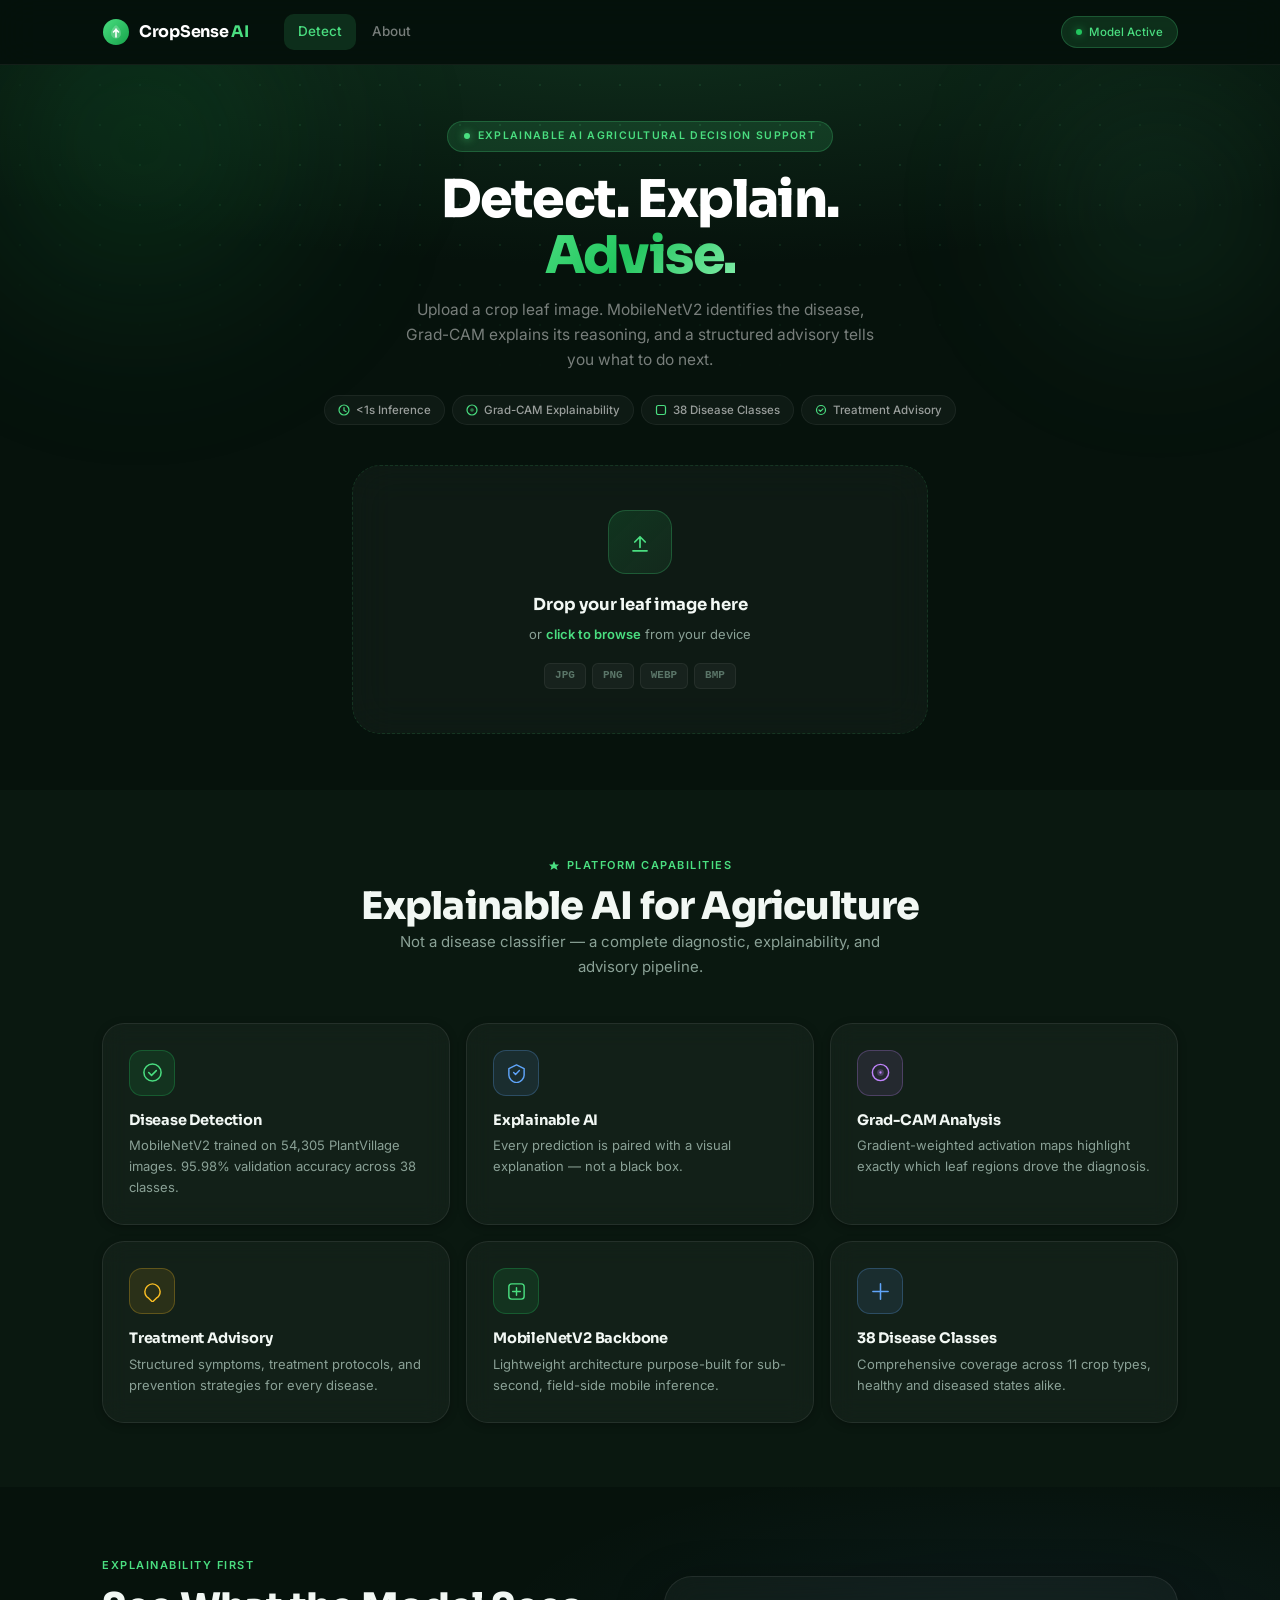
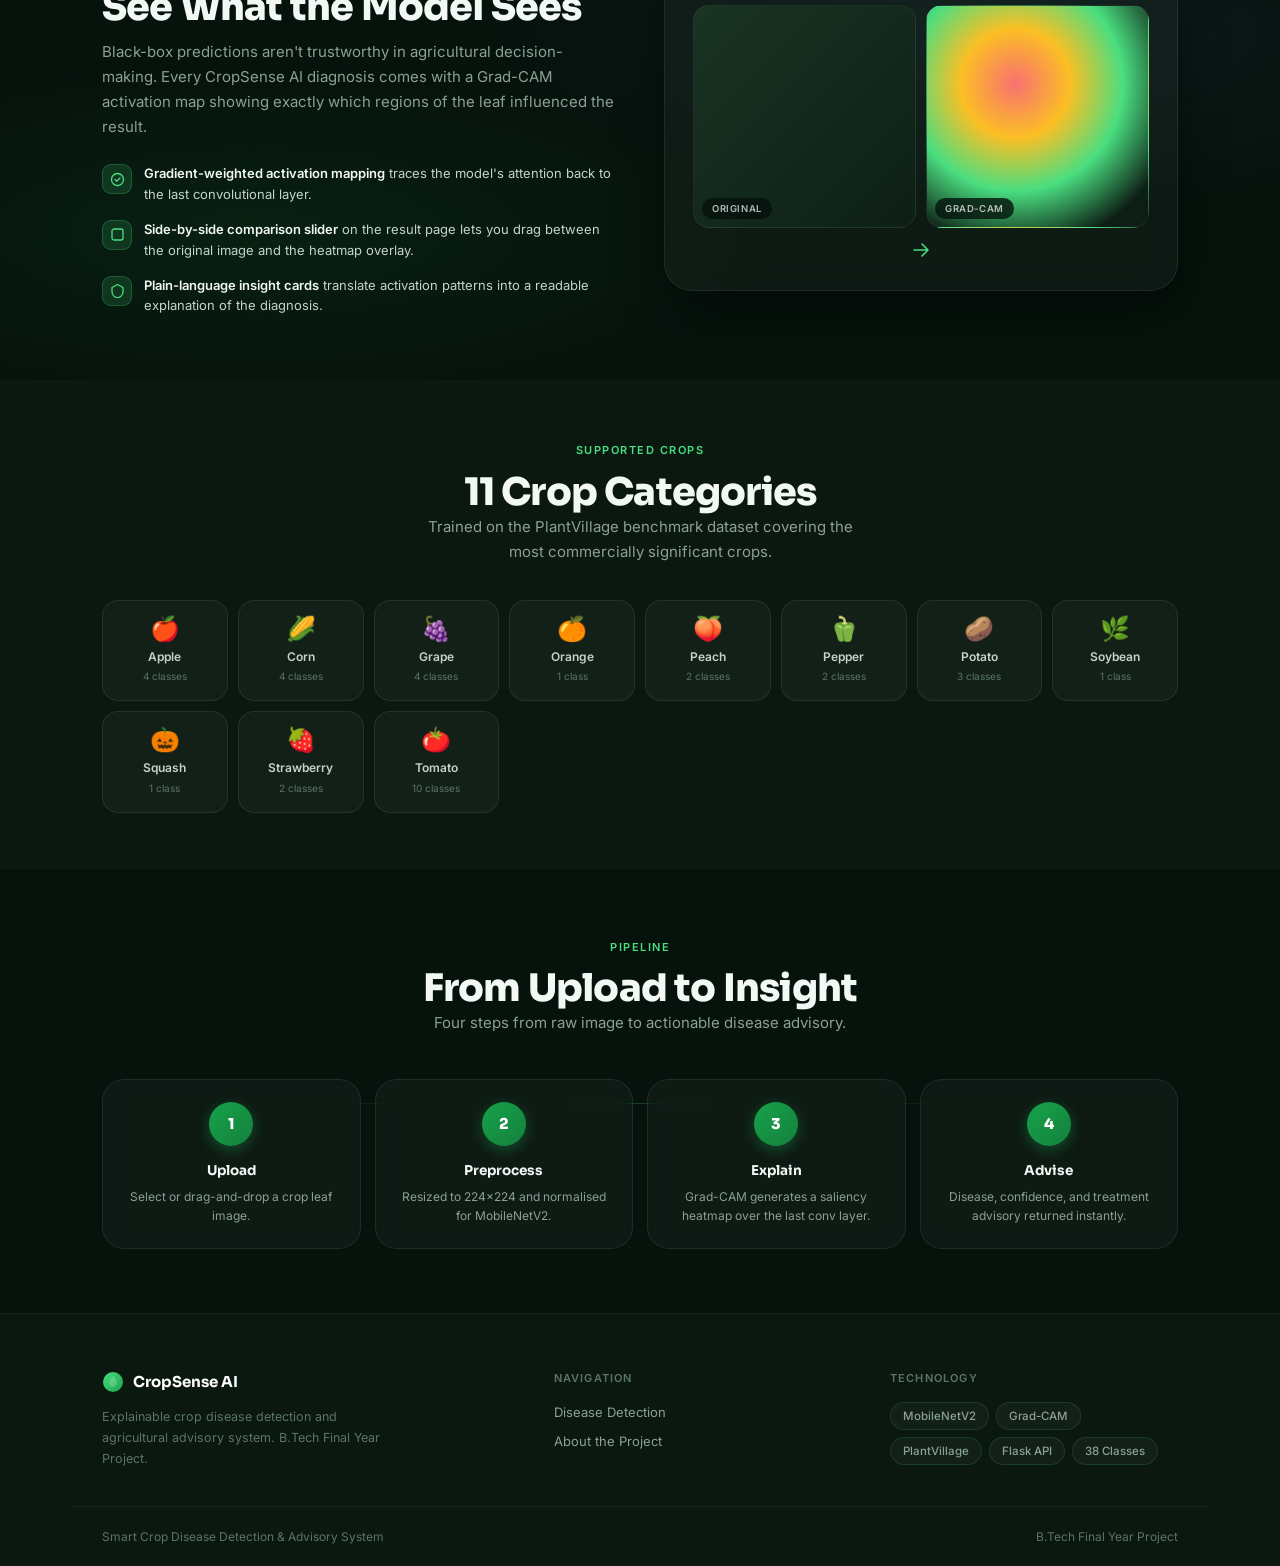
<file: index.html>
<!DOCTYPE html>
<html lang="en">
<head>
  <meta charset="UTF-8">
  <meta name="viewport" content="width=device-width, initial-scale=1.0">
  <meta name="description" content="CropSense AI — Explainable AI agricultural decision support platform. Disease detection, Grad-CAM analysis, treatment advisory.">
  <title>CropSense AI — Explainable Crop Disease Detection</title>
  <link rel="stylesheet" href="css/main.css">
  <link rel="stylesheet" href="css/home.css">
</head>
<body>

<!-- ── NAV ── -->
<nav class="nav" role="navigation" aria-label="Main navigation">
  <div class="nav__inner">
    <div class="nav__left">
      <a href="index.html" class="nav__logo" aria-label="CropSense AI home">
        <svg class="nav__logo-icon" viewBox="0 0 28 28" fill="none" aria-hidden="true">
          <circle cx="14" cy="14" r="13" fill="url(#nLg)"/>
          <path d="M14 7c0 0-5 3.5-5 8.5 0 2.8 2.2 5 5 5s5-2.2 5-5c0-5-5-8.5-5-8.5z" fill="rgba(255,255,255,0.22)"/>
          <path d="M14 11v8M11.5 14l2.5-2.5 2.5 2.5" stroke="#fff" stroke-width="1.6" stroke-linecap="round" stroke-linejoin="round"/>
          <defs><linearGradient id="nLg" x1="1" y1="1" x2="27" y2="27" gradientUnits="userSpaceOnUse"><stop stop-color="#4ade80"/><stop offset="1" stop-color="#16a34a"/></linearGradient></defs>
        </svg>
        <span class="nav__logo-text">CropSense<em> AI</em></span>
      </a>
      <div class="nav__links">
        <a href="index.html" class="nav__link active">Detect</a>
        <a href="about.html" class="nav__link">About</a>
      </div>
    </div>
    <div class="nav__status">
      <span class="nav__status-dot" aria-hidden="true"></span>
      Model Active
    </div>
  </div>
</nav>

<!-- ── HERO (compressed — Step 3) ── -->
<section class="hero" aria-label="Hero">
  <div class="hero__grid" aria-hidden="true"></div>
  <div class="hero__orb hero__orb--a" aria-hidden="true"></div>
  <div class="hero__orb hero__orb--b" aria-hidden="true"></div>

  <div class="hero__content">
    <div class="hero__eyebrow">
      <span class="hero__eyebrow-dot" aria-hidden="true"></span>
      Explainable AI Agricultural Decision Support
    </div>

    <h1 class="hero__headline">Detect. Explain.<br><em>Advise.</em></h1>

    <p class="hero__sub">
      Upload a crop leaf image. MobileNetV2 identifies the disease,
      Grad-CAM explains its reasoning, and a structured advisory tells you what to do next.
    </p>

    <div class="hero__tags" aria-label="Platform capabilities">
      <span class="hero__tag">
        <svg width="12" height="12" viewBox="0 0 12 12" fill="none" aria-hidden="true"><circle cx="6" cy="6" r="5" stroke="currentColor" stroke-width="1.2"/><path d="M6 3.5v3l2 1" stroke="currentColor" stroke-width="1.2" stroke-linecap="round"/></svg>
        &lt;1s Inference
      </span>
      <span class="hero__tag">
        <svg width="12" height="12" viewBox="0 0 12 12" fill="none" aria-hidden="true"><circle cx="6" cy="6" r="5" stroke="currentColor" stroke-width="1.2"/><circle cx="6" cy="6" r="1.8" fill="currentColor" opacity=".5"/></svg>
        Grad-CAM Explainability
      </span>
      <span class="hero__tag">
        <svg width="12" height="12" viewBox="0 0 12 12" fill="none" aria-hidden="true"><rect x="1.5" y="1.5" width="9" height="9" rx="1.8" stroke="currentColor" stroke-width="1.2"/></svg>
        38 Disease Classes
      </span>
      <span class="hero__tag">
        <svg width="12" height="12" viewBox="0 0 12 12" fill="none" aria-hidden="true"><path d="M6 1.5C3.5 1.5 1.5 3.5 1.5 6S3.5 10.5 6 10.5 10.5 8.5 10.5 6 8.5 1.5 6 1.5z" stroke="currentColor" stroke-width="1.2"/><path d="M4 6l1.4 1.4L8 4.8" stroke="currentColor" stroke-width="1.2" stroke-linecap="round" stroke-linejoin="round"/></svg>
        Treatment Advisory
      </span>
    </div>
  </div>
</section>

<!-- ── UPLOAD — immediately below hero, first viewport (Step 3) ── -->
<section class="upload-section" aria-label="Image upload">
  <div class="upload-wrapper">

    <!-- Upload zone — structural click-fix in upload.js (Step 2) -->
    <div class="upload-zone" id="uploadZone" role="button" tabindex="0" aria-label="Upload leaf image">
      <input type="file" id="imageInput" accept="image/jpeg,image/png,image/webp,image/bmp" aria-label="Select leaf image file">

      <div class="upload-zone__visual">
        <div class="upload-icon-ring" aria-hidden="true">
          <svg viewBox="0 0 32 32" fill="none" aria-hidden="true">
            <path d="M16 22V10M10 16l6-6 6 6" stroke="currentColor" stroke-width="2" stroke-linecap="round" stroke-linejoin="round"/>
            <path d="M8 26h16" stroke="currentColor" stroke-width="2" stroke-linecap="round"/>
          </svg>
        </div>
        <p class="upload-title">Drop your leaf image here</p>
        <p class="upload-sub">or <strong>click to browse</strong> from your device</p>
        <div class="upload-formats" aria-label="Supported formats">
          <span class="upload-format">JPG</span>
          <span class="upload-format">PNG</span>
          <span class="upload-format">WEBP</span>
          <span class="upload-format">BMP</span>
        </div>
      </div>
    </div>

    <!-- Error message (Step 10) -->
    <div id="errorMessage" role="alert" aria-live="polite">
      <svg width="16" height="16" viewBox="0 0 16 16" fill="none" aria-hidden="true" style="flex-shrink:0;margin-top:1px">
        <circle cx="8" cy="8" r="7" stroke="currentColor" stroke-width="1.4"/>
        <path d="M8 5v3M8 11h.01" stroke="currentColor" stroke-width="1.4" stroke-linecap="round"/>
      </svg>
      <span id="errorText">An error occurred.</span>
    </div>

    <!-- Preview section — image preview state (Step 4) -->
    <div class="preview-section" id="previewSection">
      <div class="preview-card">
        <div class="preview-image-wrap">
          <img id="previewImage" alt="Uploaded leaf preview" style="display:none;">
          <div class="preview-scan" aria-hidden="true"></div>
          <div class="preview-corners" aria-hidden="true">
            <span class="preview-corner tl"></span>
            <span class="preview-corner tr"></span>
            <span class="preview-corner bl"></span>
            <span class="preview-corner br"></span>
          </div>
          <div class="preview-ai-chip" aria-hidden="true">
            <svg width="8" height="8" viewBox="0 0 8 8" fill="none"><circle cx="4" cy="4" r="3" stroke="#4ade80" stroke-width="1"/><circle cx="4" cy="4" r="1.2" fill="#4ade80"/></svg>
            Ready to Analyze
          </div>
          <!-- Remove-image option (Step 4) -->
          <button class="preview-remove" id="removeImageBtn" aria-label="Remove image" type="button">
            <svg width="14" height="14" viewBox="0 0 14 14" fill="none"><path d="M3.5 3.5l7 7M10.5 3.5l-7 7" stroke="currentColor" stroke-width="1.6" stroke-linecap="round"/></svg>
          </button>
        </div>
        <div class="preview-footer">
          <span class="preview-filename" id="previewFilename">image.jpg</span>
          <button class="preview-change" id="changeImageBtn" aria-label="Change image" type="button">Change image</button>
        </div>
      </div>
    </div>

    <!-- Analyze button -->
    <div class="analyze-area" id="analyzeArea">
      <button id="analyzeButton" class="btn btn--primary btn--lg btn--full" aria-label="Start disease analysis">
        <svg width="18" height="18" viewBox="0 0 18 18" fill="none" aria-hidden="true">
          <circle cx="9" cy="9" r="7.5" stroke="currentColor" stroke-width="1.6"/>
          <path d="M6 9l2 2 4-4" stroke="currentColor" stroke-width="1.6" stroke-linecap="round" stroke-linejoin="round"/>
        </svg>
        <span class="btn__label">Analyze Disease</span>
        <span class="btn__spinner" aria-hidden="true"></span>
      </button>
      <p class="u-muted" style="font-size:11.5px;">Results include AI prediction and treatment advisory</p>
    </div>

  </div>
</section>

<!-- Loading Overlay (Step 9) -->
<div class="loading-overlay" id="loadingOverlay" role="status" aria-label="Analyzing image" aria-live="polite">
  <div class="loading-panel">
    <div class="loading-icon" aria-hidden="true"><div class="loading-spinner-ring"></div></div>
    <h2 class="loading-title">Analyzing Leaf</h2>
    <p class="loading-step" id="loadingStep">Uploading image…</p>
    <div class="loading-steps-list" aria-hidden="true">
      <div class="loading-step-item" id="lstep-0"><div class="loading-step-dot"><div class="loading-mini-spinner"></div></div><span>Preprocessing image</span></div>
      <div class="loading-step-item" id="lstep-1"><div class="loading-step-dot"><div class="loading-mini-spinner"></div></div><span>Running model</span></div>
      <div class="loading-step-item" id="lstep-2"><div class="loading-step-dot"><div class="loading-mini-spinner"></div></div><span>Preparing advisory</span></div>
    </div>
  </div>
</div>

<!-- ── FEATURES (Step 5: AI positioning) ── -->
<section class="features" aria-label="Platform features">
  <div class="container">
    <div class="features__header u-center">
      <div class="eyebrow" style="justify-content:center">
        <svg width="12" height="12" viewBox="0 0 12 12" fill="none" aria-hidden="true"><path d="M6 1l1.5 3.5H11L8.5 6.8 9.5 10 6 8 2.5 10 3.5 6.8 1 4.5H4.5L6 1Z" fill="currentColor"/></svg>
        Platform Capabilities
      </div>
      <h2 class="section-title">Explainable AI for Agriculture</h2>
      <p class="section-sub u-center" style="max-width:520px;margin:0 auto">Not a disease classifier — a complete diagnostic, explainability, and advisory pipeline.</p>
    </div>

    <div class="features__grid">
      <div class="feature-card">
        <div class="feature-icon-wrap feature-icon-wrap--green" aria-hidden="true">
          <svg viewBox="0 0 22 22" fill="none"><circle cx="11" cy="11" r="9" stroke="currentColor" stroke-width="1.6"/><path d="M7 11l3 3 5-5" stroke="currentColor" stroke-width="1.6" stroke-linecap="round" stroke-linejoin="round"/></svg>
        </div>
        <h3 class="feature-card-title">Disease Detection</h3>
        <p class="feature-card-desc">MobileNetV2 trained on 54,305 PlantVillage images. 95.98% validation accuracy across 38 classes.</p>
      </div>
      <div class="feature-card">
        <div class="feature-icon-wrap feature-icon-wrap--blue" aria-hidden="true">
          <svg viewBox="0 0 22 22" fill="none"><path d="M11 3L3 7v7c0 3.5 3.4 6.8 8 7.8 4.6-1 8-4.3 8-7.8V7L11 3z" stroke="currentColor" stroke-width="1.5" stroke-linejoin="round"/><path d="M8 11l2 2 4-4" stroke="currentColor" stroke-width="1.5" stroke-linecap="round" stroke-linejoin="round"/></svg>
        </div>
        <h3 class="feature-card-title">Explainable AI</h3>
        <p class="feature-card-desc">Every prediction is paired with a visual explanation — not a black box.</p>
      </div>
      <div class="feature-card">
        <div class="feature-icon-wrap feature-icon-wrap--purple" aria-hidden="true">
          <svg viewBox="0 0 22 22" fill="none"><circle cx="11" cy="11" r="8.5" stroke="currentColor" stroke-width="1.5"/><circle cx="11" cy="11" r="3.5" fill="currentColor" opacity=".25"/><circle cx="11" cy="11" r="1.2" fill="currentColor"/></svg>
        </div>
        <h3 class="feature-card-title">Grad-CAM Analysis</h3>
        <p class="feature-card-desc">Gradient-weighted activation maps highlight exactly which leaf regions drove the diagnosis.</p>
      </div>
      <div class="feature-card">
        <div class="feature-icon-wrap feature-icon-wrap--amber" aria-hidden="true">
          <svg viewBox="0 0 22 22" fill="none"><path d="M11 3C7 3 3 7 3 11c0 3 1.5 5.5 4 7l4 4 4-4c2.5-1.5 4-4 4-7 0-4-4-8-8-8z" stroke="currentColor" stroke-width="1.5" stroke-linejoin="round"/></svg>
        </div>
        <h3 class="feature-card-title">Treatment Advisory</h3>
        <p class="feature-card-desc">Structured symptoms, treatment protocols, and prevention strategies for every disease.</p>
      </div>
      <div class="feature-card">
        <div class="feature-icon-wrap feature-icon-wrap--green" aria-hidden="true">
          <svg viewBox="0 0 22 22" fill="none"><rect x="3" y="3" width="16" height="16" rx="3" stroke="currentColor" stroke-width="1.5"/><path d="M7 11h8M11 7v8" stroke="currentColor" stroke-width="1.5" stroke-linecap="round"/></svg>
        </div>
        <h3 class="feature-card-title">MobileNetV2 Backbone</h3>
        <p class="feature-card-desc">Lightweight architecture purpose-built for sub-second, field-side mobile inference.</p>
      </div>
      <div class="feature-card">
        <div class="feature-icon-wrap feature-icon-wrap--blue" aria-hidden="true">
          <svg viewBox="0 0 22 22" fill="none"><path d="M3 11h16M11 3v16" stroke="currentColor" stroke-width="1.6" stroke-linecap="round"/></svg>
        </div>
        <h3 class="feature-card-title">38 Disease Classes</h3>
        <p class="feature-card-desc">Comprehensive coverage across 11 crop types, healthy and diseased states alike.</p>
      </div>
    </div>
  </div>
</section>

<!-- ── EXPLAINABLE AI SPOTLIGHT (Step 5/7 — new section, makes XAI prominent) ── -->
<section class="xai-spotlight" aria-label="Explainable AI">
  <div class="xai-spotlight__bg" aria-hidden="true"></div>
  <div class="container">
    <div class="xai-spotlight__grid">
      <div>
        <div class="eyebrow">Explainability First</div>
        <h2 class="section-title">See What the Model Sees</h2>
        <p class="section-sub">Black-box predictions aren't trustworthy in agricultural decision-making. Every CropSense AI diagnosis comes with a Grad-CAM activation map showing exactly which regions of the leaf influenced the result.</p>
        <div class="xai-spotlight__list">
          <div class="xai-spotlight__item">
            <div class="xai-spotlight__item-icon" aria-hidden="true">
              <svg width="15" height="15" viewBox="0 0 15 15" fill="none"><circle cx="7.5" cy="7.5" r="6" stroke="currentColor" stroke-width="1.3"/><path d="M5 7.5l1.7 1.7L10 6" stroke="currentColor" stroke-width="1.3" stroke-linecap="round" stroke-linejoin="round"/></svg>
            </div>
            <p class="xai-spotlight__item-text"><strong>Gradient-weighted activation mapping</strong> traces the model's attention back to the last convolutional layer.</p>
          </div>
          <div class="xai-spotlight__item">
            <div class="xai-spotlight__item-icon" aria-hidden="true">
              <svg width="15" height="15" viewBox="0 0 15 15" fill="none"><rect x="2" y="2" width="11" height="11" rx="2" stroke="currentColor" stroke-width="1.3"/></svg>
            </div>
            <p class="xai-spotlight__item-text"><strong>Side-by-side comparison slider</strong> on the result page lets you drag between the original image and the heatmap overlay.</p>
          </div>
          <div class="xai-spotlight__item">
            <div class="xai-spotlight__item-icon" aria-hidden="true">
              <svg width="15" height="15" viewBox="0 0 15 15" fill="none"><path d="M7.5 1.5L2 4.5v4c0 3 2.3 5.7 5.5 6.3 3.2-.6 5.5-3.3 5.5-6.3v-4l-5.5-3z" stroke="currentColor" stroke-width="1.3" stroke-linejoin="round"/></svg>
            </div>
            <p class="xai-spotlight__item-text"><strong>Plain-language insight cards</strong> translate activation patterns into a readable explanation of the diagnosis.</p>
          </div>
        </div>
      </div>

      <div class="xai-spotlight__visual" aria-hidden="true">
        <div class="xai-mock-compare">
          <div class="xai-mock-panel xai-mock-panel--original"><span class="xai-mock-label">Original</span></div>
          <div class="xai-mock-panel xai-mock-panel--heatmap"><span class="xai-mock-label">Grad-CAM</span></div>
          <div class="xai-mock-arrow">
            <svg width="20" height="20" viewBox="0 0 20 20" fill="none"><path d="M3 10h14M11 4l6 6-6 6" stroke="currentColor" stroke-width="1.6" stroke-linecap="round" stroke-linejoin="round"/></svg>
          </div>
        </div>
      </div>
    </div>
  </div>
</section>

<!-- ── SUPPORTED CROPS ── -->
<section class="crops" aria-label="Supported crop types">
  <div class="container">
    <div class="crops__header u-center">
      <div class="eyebrow" style="justify-content:center">Supported Crops</div>
      <h2 class="section-title">11 Crop Categories</h2>
      <p class="section-sub u-center" style="max-width:440px;margin:0 auto">Trained on the PlantVillage benchmark dataset covering the most commercially significant crops.</p>
    </div>
    <div class="crops__grid">
      <div class="crop-card"><div class="crop-card__emoji">🍎</div><div class="crop-card__name">Apple</div><div class="crop-card__count">4 classes</div></div>
      <div class="crop-card"><div class="crop-card__emoji">🌽</div><div class="crop-card__name">Corn</div><div class="crop-card__count">4 classes</div></div>
      <div class="crop-card"><div class="crop-card__emoji">🍇</div><div class="crop-card__name">Grape</div><div class="crop-card__count">4 classes</div></div>
      <div class="crop-card"><div class="crop-card__emoji">🍊</div><div class="crop-card__name">Orange</div><div class="crop-card__count">1 class</div></div>
      <div class="crop-card"><div class="crop-card__emoji">🍑</div><div class="crop-card__name">Peach</div><div class="crop-card__count">2 classes</div></div>
      <div class="crop-card"><div class="crop-card__emoji">🫑</div><div class="crop-card__name">Pepper</div><div class="crop-card__count">2 classes</div></div>
      <div class="crop-card"><div class="crop-card__emoji">🥔</div><div class="crop-card__name">Potato</div><div class="crop-card__count">3 classes</div></div>
      <div class="crop-card"><div class="crop-card__emoji">🌿</div><div class="crop-card__name">Soybean</div><div class="crop-card__count">1 class</div></div>
      <div class="crop-card"><div class="crop-card__emoji">🎃</div><div class="crop-card__name">Squash</div><div class="crop-card__count">1 class</div></div>
      <div class="crop-card"><div class="crop-card__emoji">🍓</div><div class="crop-card__name">Strawberry</div><div class="crop-card__count">2 classes</div></div>
      <div class="crop-card"><div class="crop-card__emoji">🍅</div><div class="crop-card__name">Tomato</div><div class="crop-card__count">10 classes</div></div>
    </div>
  </div>
</section>

<!-- ── PIPELINE ── -->
<section class="how" aria-label="How it works">
  <div class="how__bg" aria-hidden="true"></div>
  <div class="container">
    <div class="how__header u-center">
      <div class="eyebrow" style="justify-content:center">Pipeline</div>
      <h2 class="section-title">From Upload to Insight</h2>
      <p class="section-sub u-center" style="max-width:440px;margin:0 auto">Four steps from raw image to actionable disease advisory.</p>
    </div>
    <div class="how__steps">
      <div class="how__step">
        <div class="how__step-num" aria-hidden="true">1</div>
        <div class="how__step-title">Upload</div>
        <div class="how__step-desc">Select or drag-and-drop a crop leaf image.</div>
      </div>
      <div class="how__step">
        <div class="how__step-num" aria-hidden="true">2</div>
        <div class="how__step-title">Preprocess</div>
        <div class="how__step-desc">Resized to 224×224 and normalised for MobileNetV2.</div>
      </div>
      <div class="how__step">
        <div class="how__step-num" aria-hidden="true">3</div>
        <div class="how__step-title">Explain</div>
        <div class="how__step-desc">Grad-CAM generates a saliency heatmap over the last conv layer.</div>
      </div>
      <div class="how__step">
        <div class="how__step-num" aria-hidden="true">4</div>
        <div class="how__step-title">Advise</div>
        <div class="how__step-desc">Disease, confidence, and treatment advisory returned instantly.</div>
      </div>
    </div>
  </div>
</section>

<!-- ── FOOTER ── -->
<footer class="footer" role="contentinfo">
  <div class="footer__inner">
    <div>
      <div class="footer__logo">
        <svg class="footer__logo-icon" viewBox="0 0 22 22" fill="none" aria-hidden="true">
          <circle cx="11" cy="11" r="10" fill="url(#fLg)"/>
          <path d="M11 5c0 0-4 3-4 7 0 2.2 1.8 4 4 4s4-1.8 4-4c0-4-4-7-4-7z" fill="rgba(255,255,255,0.2)"/>
          <defs><linearGradient id="fLg" x1="1" y1="1" x2="21" y2="21" gradientUnits="userSpaceOnUse"><stop stop-color="#4ade80"/><stop offset="1" stop-color="#16a34a"/></linearGradient></defs>
        </svg>
        <span class="footer__logo-name">CropSense AI</span>
      </div>
      <p class="footer__tagline">Explainable crop disease detection and agricultural advisory system. B.Tech Final Year Project.</p>
    </div>
    <div>
      <div class="footer__col-title">Navigation</div>
      <div class="footer__links">
        <a href="index.html">Disease Detection</a>
        <a href="about.html">About the Project</a>
      </div>
    </div>
    <div>
      <div class="footer__col-title">Technology</div>
      <div class="footer__tech-pills">
        <span class="footer__tech-pill">MobileNetV2</span>
        <span class="footer__tech-pill">Grad-CAM</span>
        <span class="footer__tech-pill">PlantVillage</span>
        <span class="footer__tech-pill">Flask API</span>
        <span class="footer__tech-pill">38 Classes</span>
      </div>
    </div>
  </div>
  <div class="footer__bottom">
    <span class="footer__copy">Smart Crop Disease Detection &amp; Advisory System</span>
    <span class="footer__copy">B.Tech Final Year Project</span>
  </div>
</footer>

<script src="js/api.js"></script>
<script src="js/upload.js"></script>

<!-- Upload UX enhancements: drag-drop, preview, remove, loading steps -->
<script>
(function() {
  const zone        = document.getElementById('uploadZone');
  const input       = document.getElementById('imageInput');
  const prevSec     = document.getElementById('previewSection');
  const prevImg     = document.getElementById('previewImage');
  const prevName    = document.getElementById('previewFilename');
  const analyzeArea = document.getElementById('analyzeArea');
  const changeBtn   = document.getElementById('changeImageBtn');
  const removeBtn   = document.getElementById('removeImageBtn');
  const errEl       = document.getElementById('errorMessage');
  const errText     = document.getElementById('errorText');
  const overlay     = document.getElementById('loadingOverlay');
  const loadStep    = document.getElementById('loadingStep');
  const analyzeBtn  = document.getElementById('analyzeButton');

  // Drag-drop (Step 4)
  zone.addEventListener('dragover', e => { e.preventDefault(); zone.classList.add('drag-over'); });
  zone.addEventListener('dragleave', () => zone.classList.remove('drag-over'));
  zone.addEventListener('drop', e => {
    e.preventDefault();
    zone.classList.remove('drag-over');
    const file = e.dataTransfer.files[0];
    if (file) {
      // Assign dropped file to the real input so upload.js / analyze flow see it
      const dt = new DataTransfer();
      dt.items.add(file);
      input.files = dt.files;
      showPreview(file);
    }
  });

  // Keyboard activation on the zone (Enter / Space) — a11y
  zone.addEventListener('keydown', e => {
    if (e.key === 'Enter' || e.key === ' ') { e.preventDefault(); input.click(); }
  });

  // File input change → preview
  input.addEventListener('change', function() {
    const file = this.files[0];
    if (file) showPreview(file);
  });

  function showPreview(file) {
    const allowed = ['image/jpeg','image/png','image/webp','image/bmp'];
    if (!allowed.includes(file.type)) {
      showError('Unsupported file type. Please upload a JPG, PNG, WEBP, or BMP image.');
      return;
    }
    if (file.size > 12 * 1024 * 1024) {
      showError('Image is too large. Please upload a file under 12MB.');
      return;
    }
    hideError();
    prevImg.src = URL.createObjectURL(file);
    prevImg.style.display = 'block';
    prevName.textContent = file.name;
    prevSec.classList.add('visible');
    analyzeArea.classList.add('visible');
    const beam = prevSec.querySelector('.preview-scan');
    if (beam) { beam.style.animation = 'none'; beam.offsetHeight; beam.style.animation = ''; }
  }

  function resetUpload() {
    input.value = '';
    prevImg.src = '';
    prevSec.classList.remove('visible');
    analyzeArea.classList.remove('visible');
    hideError();
  }

  if (changeBtn) changeBtn.addEventListener('click', (e) => { e.stopPropagation(); input.value = ''; input.click(); });
  if (removeBtn) removeBtn.addEventListener('click', (e) => { e.stopPropagation(); resetUpload(); });

  function showError(msg) { errText.textContent = msg; errEl.classList.add('visible'); }
  function hideError() { errEl.classList.remove('visible'); }

  // Loading step animation (Step 9)
  const steps = ['lstep-0','lstep-1','lstep-2'];
  const stepLabels = ['Preprocessing image…','Running model…','Preparing advisory…'];

  function runLoadingSteps() {
    let i = 0;
    overlay.classList.add('active');
    function next() {
      if (i > 0) document.getElementById(steps[i-1]).classList.replace('active','done');
      if (i < steps.length) {
        const el = document.getElementById(steps[i]);
        el.classList.add('active');
        loadStep.textContent = stepLabels[i];
        i++;
      }
    }
    next();
    const interval = setInterval(() => { if (i < steps.length) next(); }, 850);
    return { stop: () => {
      clearInterval(interval);
      overlay.classList.remove('active');
      steps.forEach(id => { const el = document.getElementById(id); el.classList.remove('active','done'); });
    }};
  }

  if (analyzeBtn) {
    analyzeBtn.addEventListener('click', function() {
      if (!input.files[0]) return;
      analyzeBtn.classList.add('btn--loading');
      analyzeBtn.disabled = true;
      const loader = runLoadingSteps();
      setTimeout(() => { loader.stop(); analyzeBtn.classList.remove('btn--loading'); analyzeBtn.disabled = false; }, 30000);
    }, true);
  }
})();
</script>

</body>
</html>
</file>
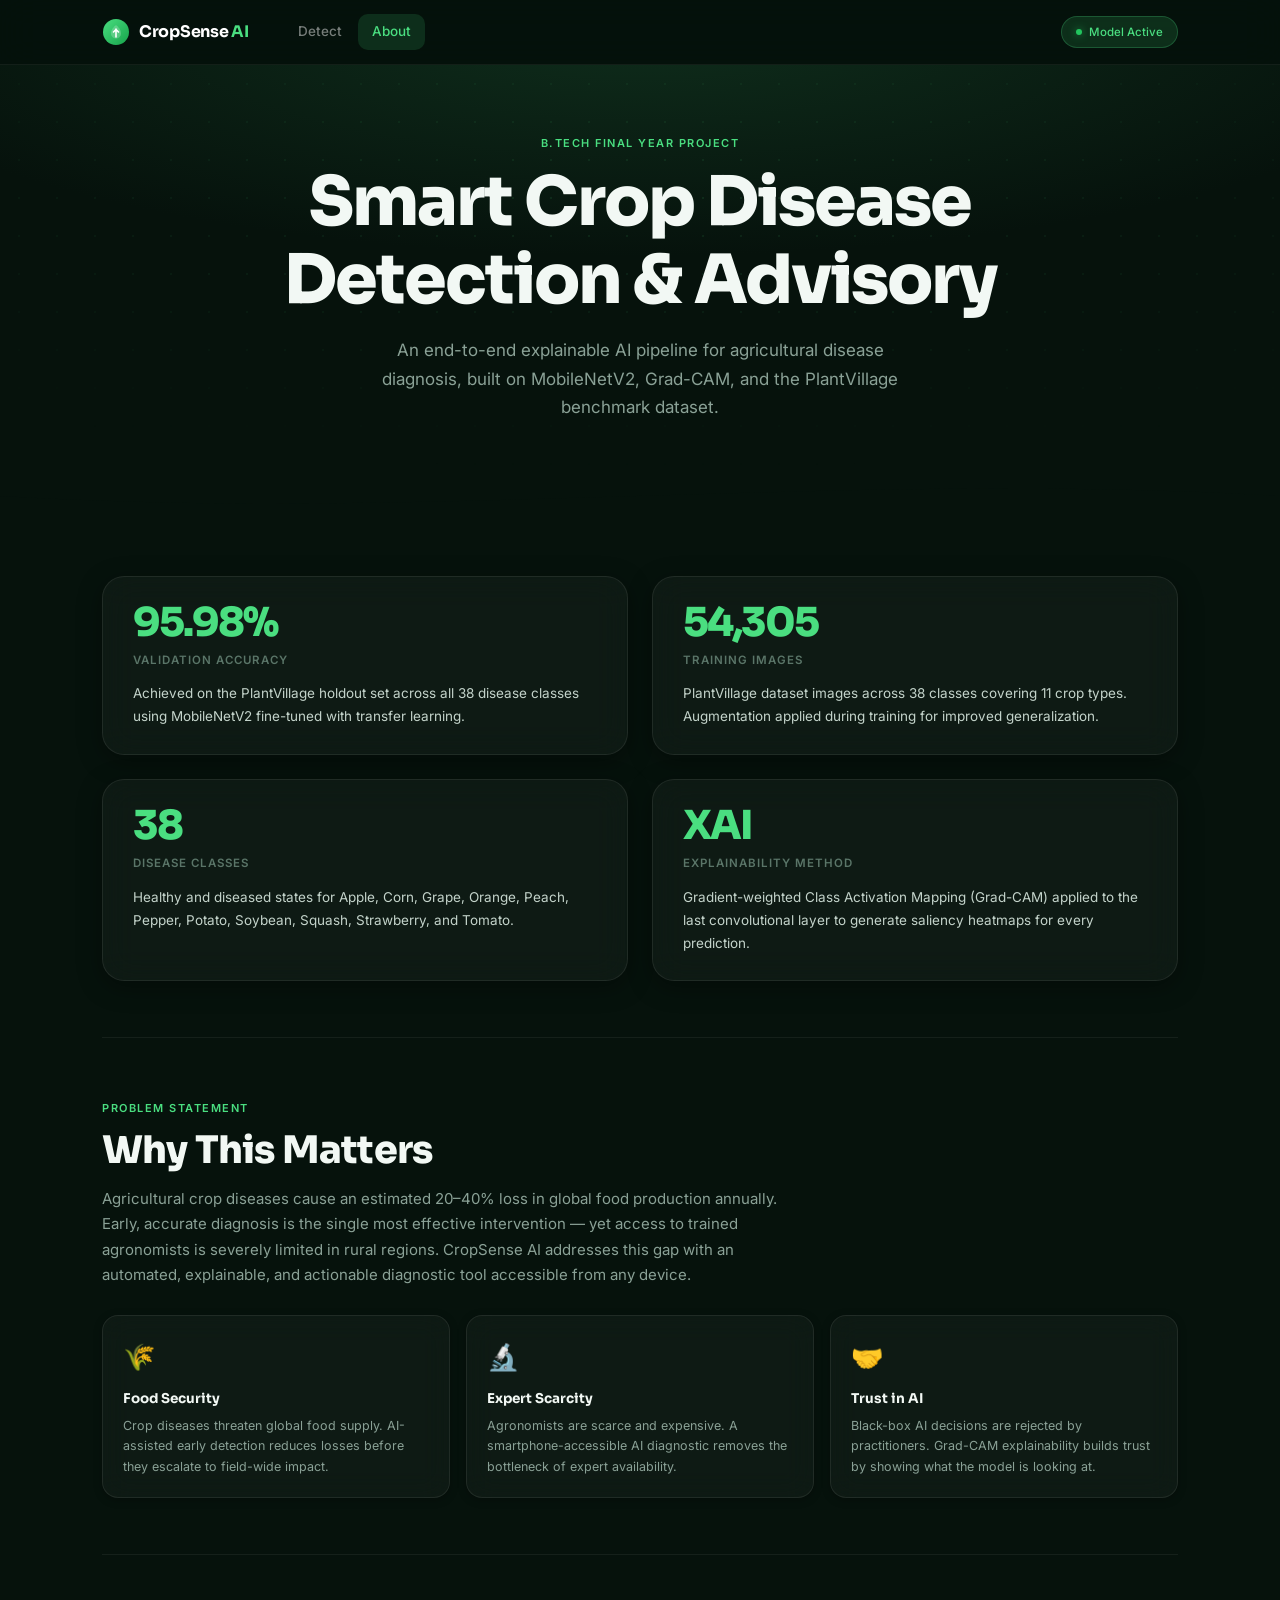
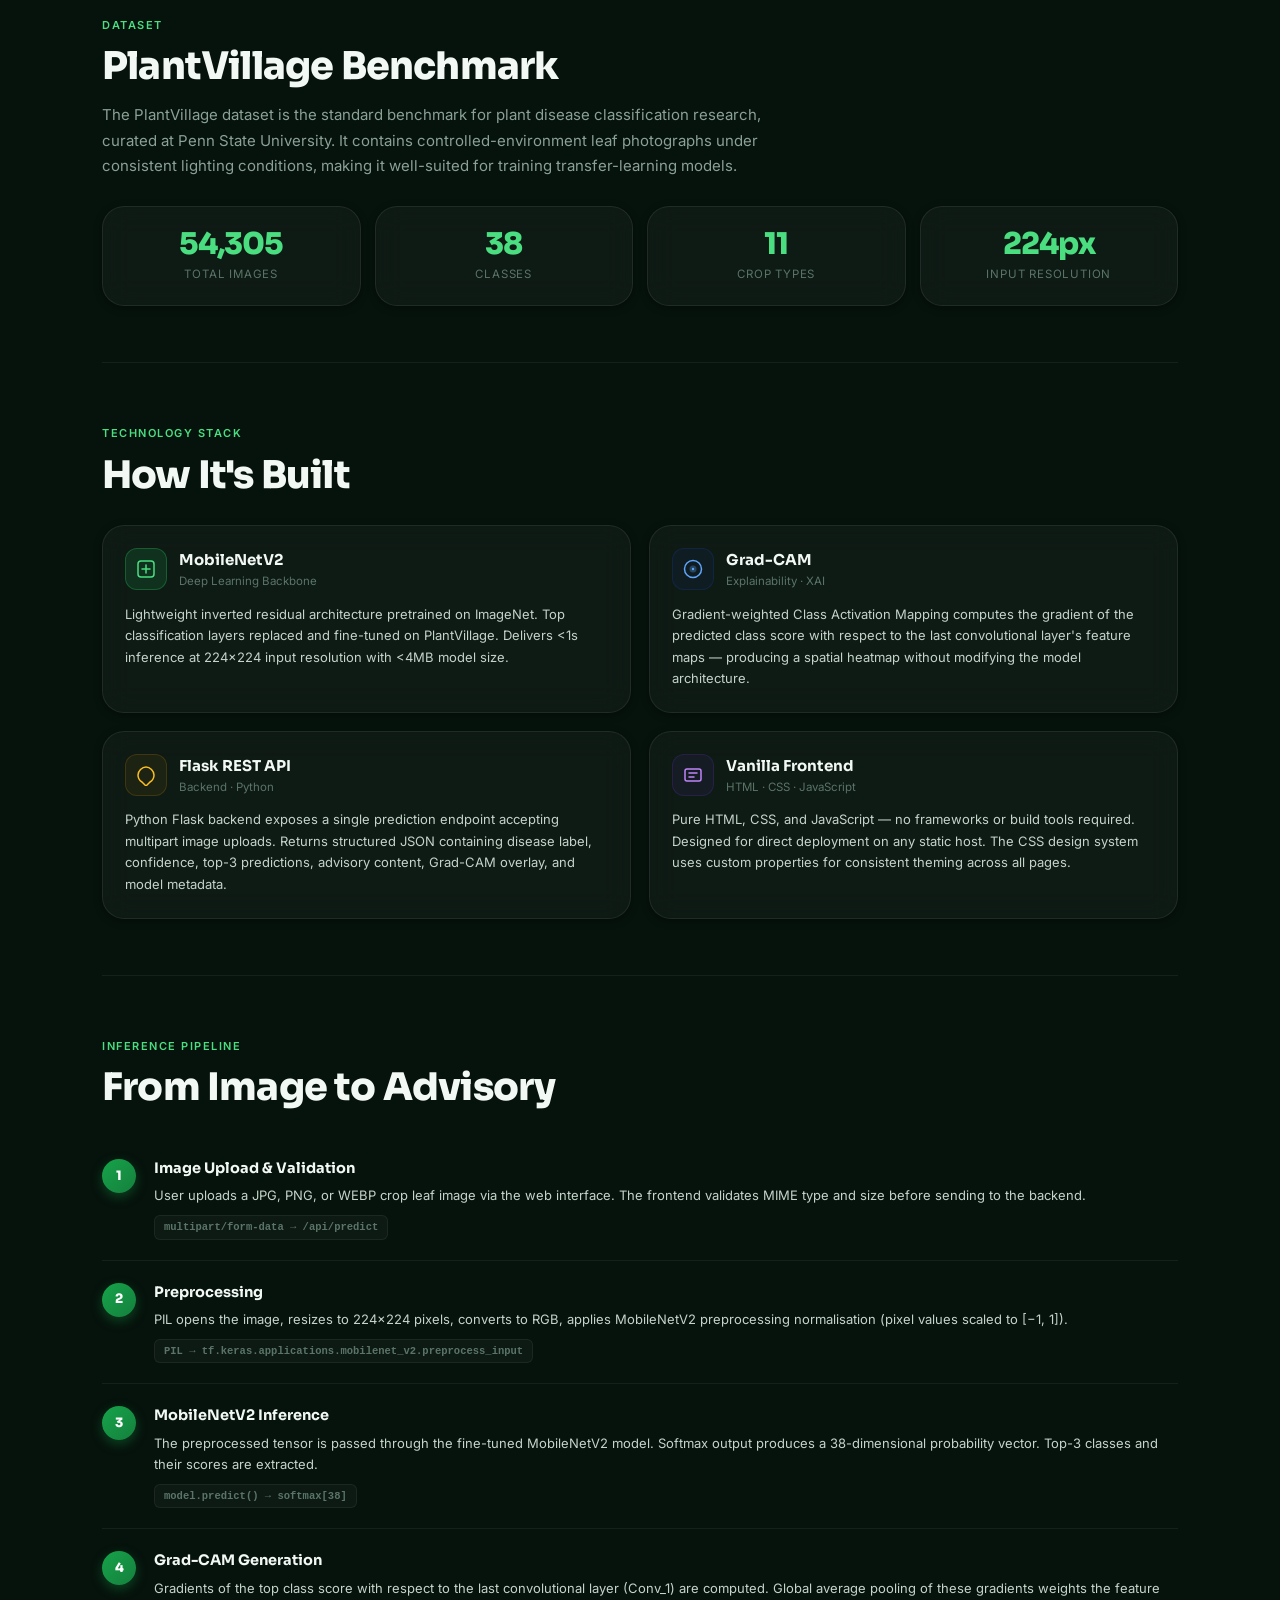
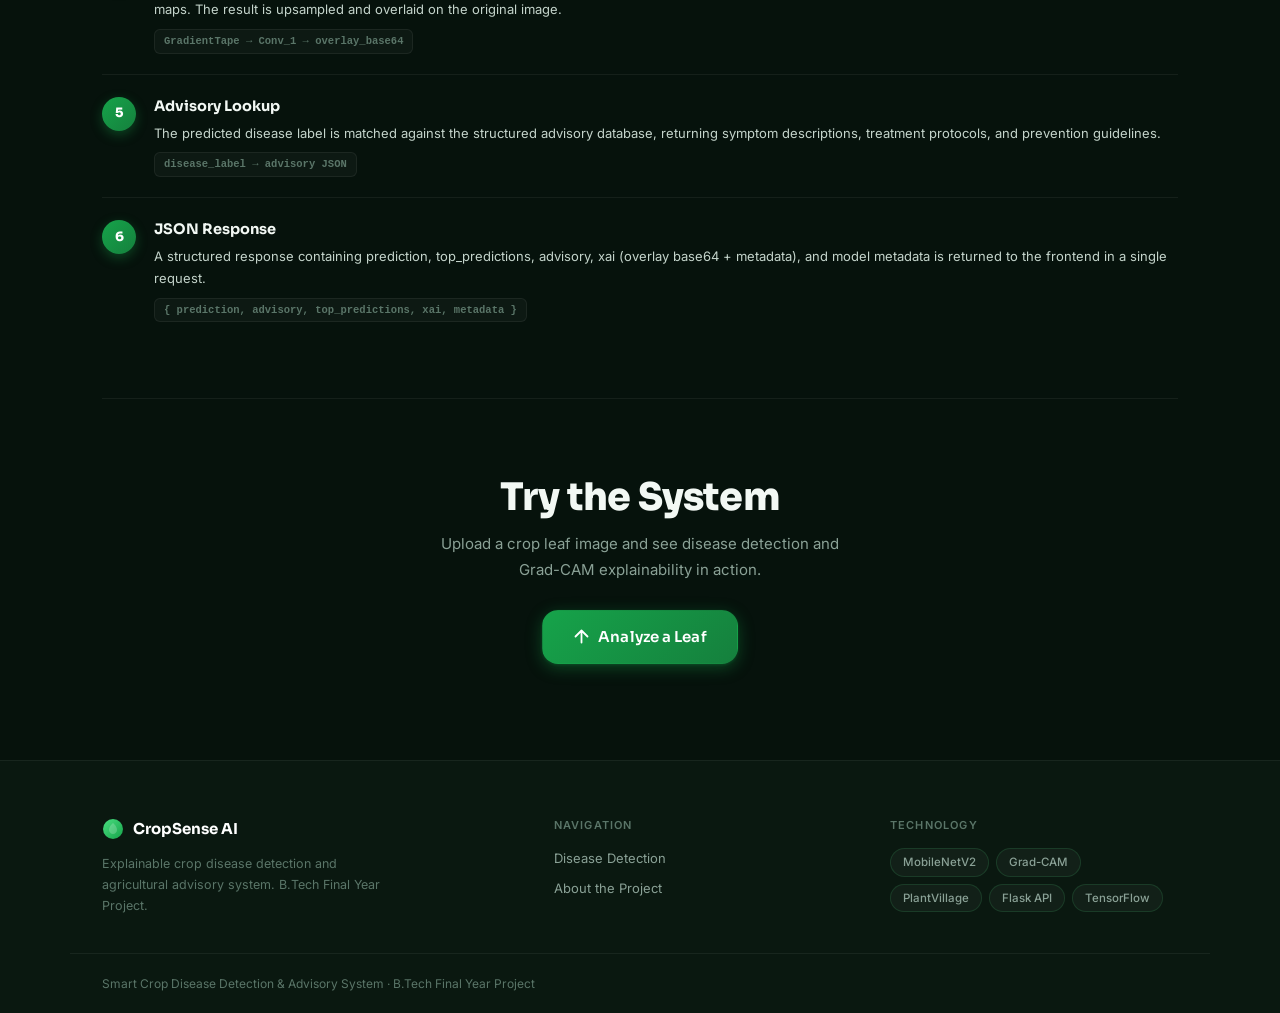
<file: about.html>
<!DOCTYPE html>
<html lang="en">
<head>
  <meta charset="UTF-8">
  <meta name="viewport" content="width=device-width, initial-scale=1.0">
  <meta name="description" content="About CropSense AI — Explainable crop disease detection using MobileNetV2 and Grad-CAM.">
  <title>About — CropSense AI</title>
  <link rel="stylesheet" href="css/main.css">
  <style>
    /* About-page specific styles — dark glass theme, consistent with main.css tokens */
    .about-hero { background: radial-gradient(ellipse 100% 80% at 50% -10%, #0f2e1c 0%, var(--bg) 65%); padding: 64px 0 0; position: relative; overflow: hidden; }
    .about-hero__bg { position:absolute;inset:0;background-image:radial-gradient(circle,rgba(74,222,128,0.10) 1px,transparent 1px);background-size:38px 38px;-webkit-mask-image:radial-gradient(ellipse 80% 60% at 50% 30%,black 0%,transparent 100%);mask-image:radial-gradient(ellipse 80% 60% at 50% 30%,black 0%,transparent 100%);pointer-events:none;}
    .about-hero__content { position:relative;z-index:1;text-align:center;padding-bottom:48px; }
    .about-hero__wave { height:52px;position:relative;z-index:1;margin-bottom:-2px; }
    .about-hero__wave svg { width:100%;height:100%; }
    .about-body { padding: 56px 0; background: var(--bg); }
    .about-grid { display:grid;grid-template-columns:1fr 1fr;gap:24px;margin-bottom:56px; }
    .about-card { background:var(--glass);backdrop-filter:blur(16px);border:1px solid var(--glass-border);border-radius:var(--r-lg);padding:26px 30px;box-shadow:var(--shadow-md); }
    .about-card__num { font-family:var(--font-display);font-size:40px;font-weight:800;color:var(--mint);line-height:1;margin-bottom:8px;letter-spacing:-2px; }
    .about-card__label { font-size:11.5px;font-weight:600;text-transform:uppercase;letter-spacing:1px;color:var(--subtle);margin-bottom:13px; }
    .about-card__text { font-size:13.5px;color:var(--slate);line-height:1.7; }
    .problem-grid { display:grid;grid-template-columns:repeat(3,1fr);gap:16px;margin-top:28px; }
    .problem-item { background:var(--glass);backdrop-filter:blur(14px);border:1px solid var(--glass-border);border-radius:var(--r-md);padding:20px;box-shadow:var(--shadow-sm);transition:transform var(--dur-slow) var(--ease),border-color var(--dur-slow) var(--ease); }
    .problem-item:hover { transform:translateY(-3px);border-color:var(--border-strong); }
    .problem-item__icon { font-size:26px;margin-bottom:11px; }
    .problem-item__title { font-family:var(--font-display);font-size:13.5px;font-weight:700;color:var(--ink);margin-bottom:6px; }
    .problem-item__text { font-size:12.5px;color:var(--muted);line-height:1.62; }
    .tech-grid { display:grid;grid-template-columns:repeat(2,1fr);gap:18px;margin-top:28px; }
    .tech-card { background:var(--glass);backdrop-filter:blur(14px);border:1px solid var(--glass-border);border-radius:var(--r-lg);padding:22px;box-shadow:var(--shadow-sm);transition:border-color var(--dur-slow) var(--ease); }
    .tech-card:hover { border-color:var(--border-strong); }
    .tech-card__header { display:flex;align-items:center;gap:12px;margin-bottom:13px; }
    .tech-card__icon { width:42px;height:42px;border-radius:12px;display:flex;align-items:center;justify-content:center;border:1px solid;flex-shrink:0; }
    .tech-card__name { font-family:var(--font-display);font-size:15px;font-weight:700;color:var(--ink); }
    .tech-card__sub { font-size:11.5px;color:var(--subtle); }
    .tech-card__desc { font-size:13px;color:var(--slate);line-height:1.66; }
    .metrics-grid { display:grid;grid-template-columns:repeat(4,1fr);gap:14px;margin-top:28px; }
    .metric-card { background:var(--glass);backdrop-filter:blur(14px);border:1px solid var(--glass-border);border-radius:var(--r-lg);padding:22px;text-align:center;box-shadow:var(--shadow-sm); }
    .metric-val { font-family:var(--font-display);font-size:30px;font-weight:800;color:var(--mint);line-height:1;letter-spacing:-1px; }
    .metric-label { font-size:11.5px;color:var(--subtle);text-transform:uppercase;letter-spacing:0.8px;margin-top:6px; }
    .pipeline-steps { display:flex;flex-direction:column;gap:0;margin-top:28px; }
    .pipeline-step { display:flex;align-items:flex-start;gap:18px;padding:20px 0;border-bottom:1px solid var(--border-soft); }
    .pipeline-step:last-child { border-bottom:none; }
    .pipeline-step__num { width:34px;height:34px;border-radius:50%;background:linear-gradient(135deg,var(--emerald),var(--emerald-dk));color:#fff;font-family:var(--font-display);font-size:13px;font-weight:800;display:flex;align-items:center;justify-content:center;flex-shrink:0;margin-top:2px;box-shadow:0 4px 12px rgba(22,163,74,0.35); }
    .pipeline-step__title { font-family:var(--font-display);font-size:14.5px;font-weight:700;color:var(--ink);margin-bottom:5px; }
    .pipeline-step__desc { font-size:13px;color:var(--slate);line-height:1.66; }
    .pipeline-step__badge { display:inline-block;margin-top:8px;background:rgba(255,255,255,0.03);border:1px solid var(--border-soft);border-radius:var(--r-xs);padding:3px 9px;font-size:10.5px;font-weight:600;color:var(--subtle);font-family:var(--font-mono); }
    .section-divider { border:none;border-top:1px solid var(--border-soft);margin:56px 0; }
    @media(max-width:860px){.about-grid{grid-template-columns:1fr}.tech-grid{grid-template-columns:1fr}.problem-grid{grid-template-columns:1fr 1fr}.metrics-grid{grid-template-columns:repeat(2,1fr)}}
    @media(max-width:560px){.problem-grid{grid-template-columns:1fr}.metrics-grid{grid-template-columns:1fr 1fr}}
  </style>
</head>
<body>

<!-- ── NAV ── -->
<nav class="nav">
  <div class="nav__inner">
    <div class="nav__left">
      <a href="index.html" class="nav__logo">
        <svg class="nav__logo-icon" viewBox="0 0 28 28" fill="none">
          <circle cx="14" cy="14" r="13" fill="url(#nLgA)"/>
          <path d="M14 7c0 0-5 3.5-5 8.5 0 2.8 2.2 5 5 5s5-2.2 5-5c0-5-5-8.5-5-8.5z" fill="rgba(255,255,255,0.22)"/>
          <path d="M14 11v8M11.5 14l2.5-2.5 2.5 2.5" stroke="#fff" stroke-width="1.6" stroke-linecap="round" stroke-linejoin="round"/>
          <defs><linearGradient id="nLgA" x1="1" y1="1" x2="27" y2="27" gradientUnits="userSpaceOnUse"><stop stop-color="#4ade80"/><stop offset="1" stop-color="#16a34a"/></linearGradient></defs>
        </svg>
        <span class="nav__logo-text">CropSense<em> AI</em></span>
      </a>
      <div class="nav__links">
        <a href="index.html" class="nav__link">Detect</a>
        <a href="about.html" class="nav__link active">About</a>
      </div>
    </div>
    <div class="nav__status">
      <span class="nav__status-dot"></span>
      Model Active
    </div>
  </div>
</nav>

<!-- ── HERO ── -->
<section class="about-hero">
  <div class="about-hero__bg" aria-hidden="true"></div>
  <div class="container about-hero__content">
    <div class="eyebrow eyebrow--light">B.Tech Final Year Project</div>
    <h1 class="section-title section-title--light" style="font-size:clamp(38px,5.5vw,68px);letter-spacing:-2px;margin-bottom:16px">
      Smart Crop Disease<br>Detection &amp; Advisory
    </h1>
    <p class="section-sub section-sub--light" style="max-width:560px;margin:0 auto;font-size:17px">
      An end-to-end explainable AI pipeline for agricultural disease diagnosis,
      built on MobileNetV2, Grad-CAM, and the PlantVillage benchmark dataset.
    </p>
  </div>
  <div class="about-hero__wave">
    <svg viewBox="0 0 1440 60" fill="none" preserveAspectRatio="none">
      <path d="M0 30C480 60 960 0 1440 30V60H0V30Z" fill="#06120c"/>
    </svg>
  </div>
</section>

<!-- ── BODY ── -->
<div class="about-body">
<div class="container">

  <!-- Key numbers -->
  <div class="about-grid">
    <div class="about-card">
      <div class="about-card__num">95.98%</div>
      <div class="about-card__label">Validation Accuracy</div>
      <div class="about-card__text">Achieved on the PlantVillage holdout set across all 38 disease classes using MobileNetV2 fine-tuned with transfer learning.</div>
    </div>
    <div class="about-card">
      <div class="about-card__num">54,305</div>
      <div class="about-card__label">Training Images</div>
      <div class="about-card__text">PlantVillage dataset images across 38 classes covering 11 crop types. Augmentation applied during training for improved generalization.</div>
    </div>
    <div class="about-card">
      <div class="about-card__num">38</div>
      <div class="about-card__label">Disease Classes</div>
      <div class="about-card__text">Healthy and diseased states for Apple, Corn, Grape, Orange, Peach, Pepper, Potato, Soybean, Squash, Strawberry, and Tomato.</div>
    </div>
    <div class="about-card">
      <div class="about-card__num">XAI</div>
      <div class="about-card__label">Explainability Method</div>
      <div class="about-card__text">Gradient-weighted Class Activation Mapping (Grad-CAM) applied to the last convolutional layer to generate saliency heatmaps for every prediction.</div>
    </div>
  </div>

  <hr class="section-divider">

  <!-- Problem Statement -->
  <div>
    <div class="eyebrow">Problem Statement</div>
    <h2 class="section-title" style="margin-bottom:14px">Why This Matters</h2>
    <p class="section-sub" style="max-width:700px;margin-bottom:0">
      Agricultural crop diseases cause an estimated 20–40% loss in global food production annually.
      Early, accurate diagnosis is the single most effective intervention — yet access to trained
      agronomists is severely limited in rural regions. CropSense AI addresses this gap with an
      automated, explainable, and actionable diagnostic tool accessible from any device.
    </p>
    <div class="problem-grid">
      <div class="problem-item">
        <div class="problem-item__icon">🌾</div>
        <div class="problem-item__title">Food Security</div>
        <div class="problem-item__text">Crop diseases threaten global food supply. AI-assisted early detection reduces losses before they escalate to field-wide impact.</div>
      </div>
      <div class="problem-item">
        <div class="problem-item__icon">🔬</div>
        <div class="problem-item__title">Expert Scarcity</div>
        <div class="problem-item__text">Agronomists are scarce and expensive. A smartphone-accessible AI diagnostic removes the bottleneck of expert availability.</div>
      </div>
      <div class="problem-item">
        <div class="problem-item__icon">🤝</div>
        <div class="problem-item__title">Trust in AI</div>
        <div class="problem-item__text">Black-box AI decisions are rejected by practitioners. Grad-CAM explainability builds trust by showing what the model is looking at.</div>
      </div>
    </div>
  </div>

  <hr class="section-divider">

  <!-- Dataset -->
  <div>
    <div class="eyebrow">Dataset</div>
    <h2 class="section-title" style="margin-bottom:14px">PlantVillage Benchmark</h2>
    <p class="section-sub" style="max-width:680px;margin-bottom:0">
      The PlantVillage dataset is the standard benchmark for plant disease classification research,
      curated at Penn State University. It contains controlled-environment leaf photographs
      under consistent lighting conditions, making it well-suited for training transfer-learning models.
    </p>
    <div class="metrics-grid">
      <div class="metric-card"><div class="metric-val">54,305</div><div class="metric-label">Total Images</div></div>
      <div class="metric-card"><div class="metric-val">38</div><div class="metric-label">Classes</div></div>
      <div class="metric-card"><div class="metric-val">11</div><div class="metric-label">Crop Types</div></div>
      <div class="metric-card"><div class="metric-val">224px</div><div class="metric-label">Input Resolution</div></div>
    </div>
  </div>

  <hr class="section-divider">

  <!-- Technology -->
  <div>
    <div class="eyebrow">Technology Stack</div>
    <h2 class="section-title" style="margin-bottom:14px">How It's Built</h2>
    <div class="tech-grid">
      <div class="tech-card">
        <div class="tech-card__header">
          <div class="tech-card__icon feature-icon-wrap--green" style="background:rgba(34,197,94,0.14);border-color:rgba(34,197,94,0.30);color:var(--mint)">
            <svg width="22" height="22" viewBox="0 0 22 22" fill="none"><rect x="3" y="3" width="16" height="16" rx="3" stroke="currentColor" stroke-width="1.5"/><path d="M7 11h8M11 7v8" stroke="currentColor" stroke-width="1.5" stroke-linecap="round"/></svg>
          </div>
          <div><div class="tech-card__name">MobileNetV2</div><div class="tech-card__sub">Deep Learning Backbone</div></div>
        </div>
        <div class="tech-card__desc">Lightweight inverted residual architecture pretrained on ImageNet. Top classification layers replaced and fine-tuned on PlantVillage. Delivers &lt;1s inference at 224×224 input resolution with &lt;4MB model size.</div>
      </div>
      <div class="tech-card">
        <div class="tech-card__header">
          <div class="tech-card__icon" style="background:rgba(29,78,216,0.07);border:1px solid rgba(29,78,216,0.18);color:var(--blue)">
            <svg width="22" height="22" viewBox="0 0 22 22" fill="none"><circle cx="11" cy="11" r="8.5" stroke="currentColor" stroke-width="1.5"/><circle cx="11" cy="11" r="3.5" fill="currentColor" opacity=".3"/><circle cx="11" cy="11" r="1.2" fill="currentColor"/></svg>
          </div>
          <div><div class="tech-card__name">Grad-CAM</div><div class="tech-card__sub">Explainability · XAI</div></div>
        </div>
        <div class="tech-card__desc">Gradient-weighted Class Activation Mapping computes the gradient of the predicted class score with respect to the last convolutional layer's feature maps — producing a spatial heatmap without modifying the model architecture.</div>
      </div>
      <div class="tech-card">
        <div class="tech-card__header">
          <div class="tech-card__icon" style="background:rgba(202,138,4,0.08);border:1px solid rgba(202,138,4,0.20);color:var(--amber)">
            <svg width="22" height="22" viewBox="0 0 22 22" fill="none"><path d="M11 3C7 3 3 7 3 11c0 3 1.5 5.5 4 7l4 4 4-4c2.5-1.5 4-4 4-7 0-4-4-8-8-8z" stroke="currentColor" stroke-width="1.5" stroke-linejoin="round"/></svg>
          </div>
          <div><div class="tech-card__name">Flask REST API</div><div class="tech-card__sub">Backend · Python</div></div>
        </div>
        <div class="tech-card__desc">Python Flask backend exposes a single prediction endpoint accepting multipart image uploads. Returns structured JSON containing disease label, confidence, top-3 predictions, advisory content, Grad-CAM overlay, and model metadata.</div>
      </div>
      <div class="tech-card">
        <div class="tech-card__header">
          <div class="tech-card__icon" style="background:rgba(124,58,237,0.07);border:1px solid rgba(124,58,237,0.18);color:var(--purple)">
            <svg width="22" height="22" viewBox="0 0 22 22" fill="none"><rect x="3" y="5" width="16" height="12" rx="2" stroke="currentColor" stroke-width="1.5"/><path d="M7 9h8M7 13h5" stroke="currentColor" stroke-width="1.5" stroke-linecap="round"/></svg>
          </div>
          <div><div class="tech-card__name">Vanilla Frontend</div><div class="tech-card__sub">HTML · CSS · JavaScript</div></div>
        </div>
        <div class="tech-card__desc">Pure HTML, CSS, and JavaScript — no frameworks or build tools required. Designed for direct deployment on any static host. The CSS design system uses custom properties for consistent theming across all pages.</div>
      </div>
    </div>
  </div>

  <hr class="section-divider">

  <!-- Pipeline -->
  <div>
    <div class="eyebrow">Inference Pipeline</div>
    <h2 class="section-title" style="margin-bottom:14px">From Image to Advisory</h2>
    <div class="pipeline-steps">
      <div class="pipeline-step">
        <div class="pipeline-step__num">1</div>
        <div>
          <div class="pipeline-step__title">Image Upload &amp; Validation</div>
          <div class="pipeline-step__desc">User uploads a JPG, PNG, or WEBP crop leaf image via the web interface. The frontend validates MIME type and size before sending to the backend.</div>
          <span class="pipeline-step__badge">multipart/form-data → /api/predict</span>
        </div>
      </div>
      <div class="pipeline-step">
        <div class="pipeline-step__num">2</div>
        <div>
          <div class="pipeline-step__title">Preprocessing</div>
          <div class="pipeline-step__desc">PIL opens the image, resizes to 224×224 pixels, converts to RGB, applies MobileNetV2 preprocessing normalisation (pixel values scaled to [−1, 1]).</div>
          <span class="pipeline-step__badge">PIL → tf.keras.applications.mobilenet_v2.preprocess_input</span>
        </div>
      </div>
      <div class="pipeline-step">
        <div class="pipeline-step__num">3</div>
        <div>
          <div class="pipeline-step__title">MobileNetV2 Inference</div>
          <div class="pipeline-step__desc">The preprocessed tensor is passed through the fine-tuned MobileNetV2 model. Softmax output produces a 38-dimensional probability vector. Top-3 classes and their scores are extracted.</div>
          <span class="pipeline-step__badge">model.predict() → softmax[38]</span>
        </div>
      </div>
      <div class="pipeline-step">
        <div class="pipeline-step__num">4</div>
        <div>
          <div class="pipeline-step__title">Grad-CAM Generation</div>
          <div class="pipeline-step__desc">Gradients of the top class score with respect to the last convolutional layer (Conv_1) are computed. Global average pooling of these gradients weights the feature maps. The result is upsampled and overlaid on the original image.</div>
          <span class="pipeline-step__badge">GradientTape → Conv_1 → overlay_base64</span>
        </div>
      </div>
      <div class="pipeline-step">
        <div class="pipeline-step__num">5</div>
        <div>
          <div class="pipeline-step__title">Advisory Lookup</div>
          <div class="pipeline-step__desc">The predicted disease label is matched against the structured advisory database, returning symptom descriptions, treatment protocols, and prevention guidelines.</div>
          <span class="pipeline-step__badge">disease_label → advisory JSON</span>
        </div>
      </div>
      <div class="pipeline-step">
        <div class="pipeline-step__num">6</div>
        <div>
          <div class="pipeline-step__title">JSON Response</div>
          <div class="pipeline-step__desc">A structured response containing prediction, top_predictions, advisory, xai (overlay base64 + metadata), and model metadata is returned to the frontend in a single request.</div>
          <span class="pipeline-step__badge">{ prediction, advisory, top_predictions, xai, metadata }</span>
        </div>
      </div>
    </div>
  </div>

  <hr class="section-divider">

  <!-- CTA -->
  <div class="u-center" style="padding:20px 0 40px">
    <h2 class="section-title" style="margin-bottom:12px">Try the System</h2>
    <p class="section-sub u-center" style="max-width:420px;margin:0 auto 28px">Upload a crop leaf image and see disease detection and Grad-CAM explainability in action.</p>
    <a href="index.html" class="btn btn--primary btn--lg">
      <svg width="17" height="17" viewBox="0 0 17 17" fill="none"><path d="M8.5 2.5v12M2.5 8.5l6-6 6 6" stroke="currentColor" stroke-width="1.8" stroke-linecap="round" stroke-linejoin="round"/></svg>
      Analyze a Leaf
    </a>
  </div>

</div>
</div>

<!-- ── FOOTER ── -->
<footer class="footer">
  <div class="footer__inner">
    <div>
      <div class="footer__logo">
        <svg class="footer__logo-icon" viewBox="0 0 22 22" fill="none"><circle cx="11" cy="11" r="10" fill="url(#fLgA)"/><path d="M11 5c0 0-4 3-4 7 0 2.2 1.8 4 4 4s4-1.8 4-4c0-4-4-7-4-7z" fill="rgba(255,255,255,0.2)"/><defs><linearGradient id="fLgA" x1="1" y1="1" x2="21" y2="21" gradientUnits="userSpaceOnUse"><stop stop-color="#4ade80"/><stop offset="1" stop-color="#16a34a"/></linearGradient></defs></svg>
        <span class="footer__logo-name">CropSense AI</span>
      </div>
      <p class="footer__tagline">Explainable crop disease detection and agricultural advisory system. B.Tech Final Year Project.</p>
    </div>
    <div>
      <div class="footer__col-title">Navigation</div>
      <div class="footer__links">
        <a href="index.html">Disease Detection</a>
        <a href="about.html">About the Project</a>
      </div>
    </div>
    <div>
      <div class="footer__col-title">Technology</div>
      <div class="footer__tech-pills">
        <span class="footer__tech-pill">MobileNetV2</span>
        <span class="footer__tech-pill">Grad-CAM</span>
        <span class="footer__tech-pill">PlantVillage</span>
        <span class="footer__tech-pill">Flask API</span>
        <span class="footer__tech-pill">TensorFlow</span>
      </div>
    </div>
  </div>
  <div class="footer__bottom">
    <span class="footer__copy">Smart Crop Disease Detection &amp; Advisory System · B.Tech Final Year Project</span>
  </div>
</footer>

</body>
</html>
</file>
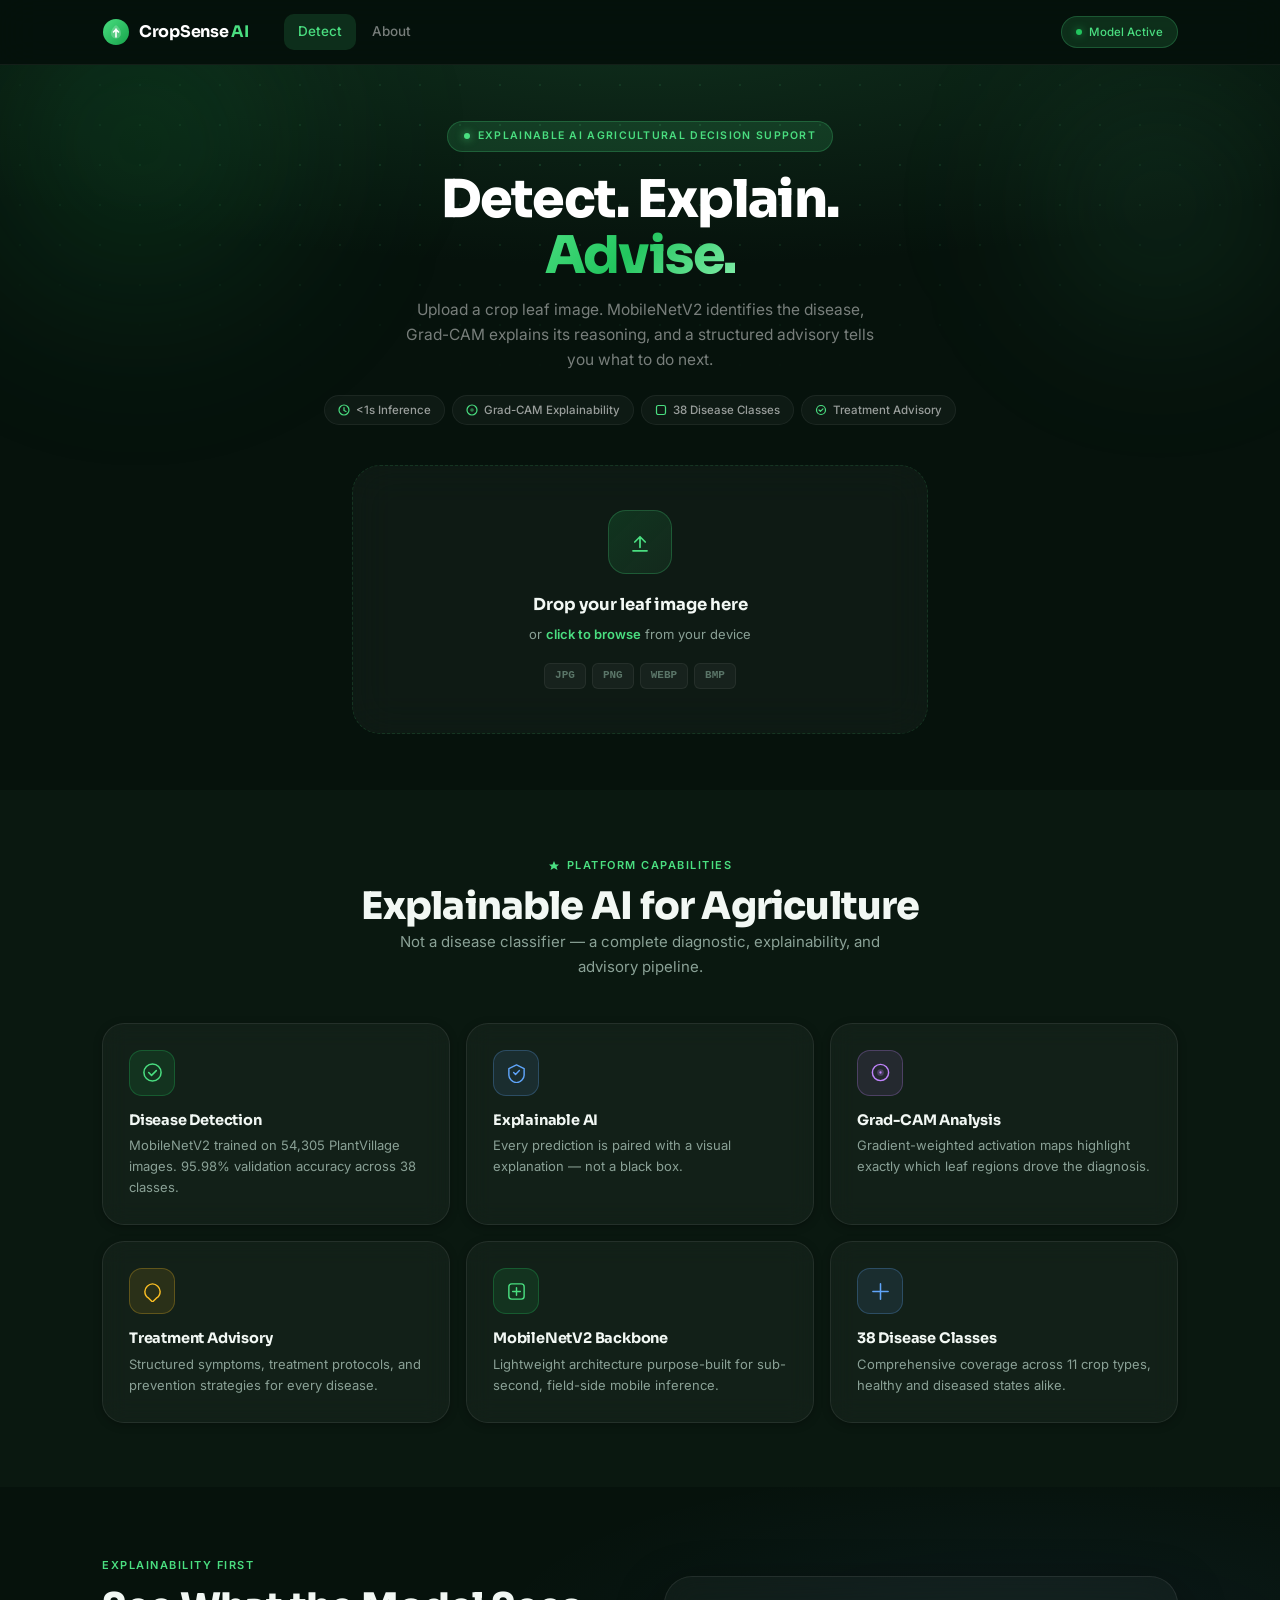
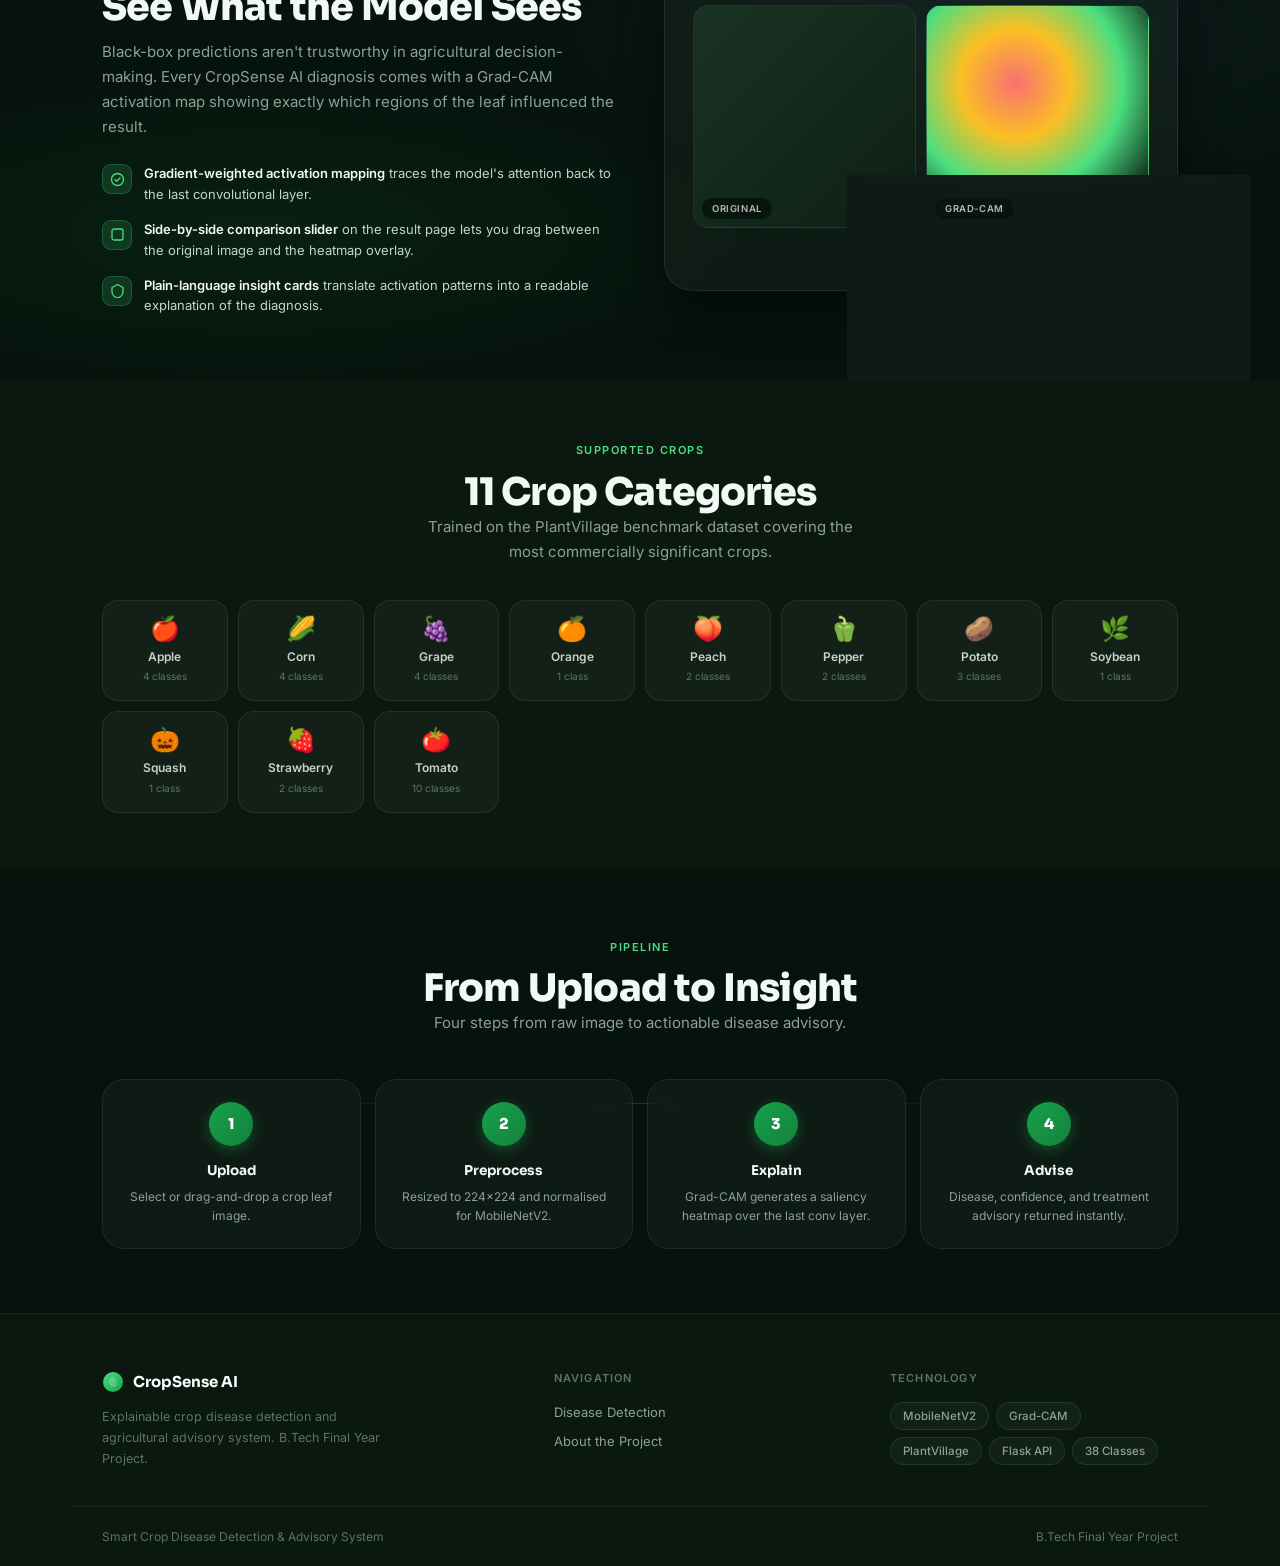
<file: result.html>
<!DOCTYPE html>
<html lang="en">
<head>
  <meta charset="UTF-8">
  <meta name="viewport" content="width=device-width, initial-scale=1.0">
  <meta name="description" content="CropSense AI — Disease analysis result and agricultural treatment advisory.">
  <title>Analysis Result — CropSense AI</title>
  <link rel="stylesheet" href="css/style.css">
</head>
<body>

<!-- ── NAV ── -->
<nav class="nav" role="navigation" aria-label="Main navigation">
  <div class="nav__inner">
    <div class="nav__left">
      <a href="index.html" class="nav__logo" aria-label="CropSense AI home">
        <svg class="nav__logo-icon" viewBox="0 0 28 28" fill="none" aria-hidden="true">
          <circle cx="14" cy="14" r="13" fill="url(#nLg2)"/>
          <path d="M14 7c0 0-5 3.5-5 8.5 0 2.8 2.2 5 5 5s5-2.2 5-5c0-5-5-8.5-5-8.5z" fill="rgba(255,255,255,0.22)"/>
          <path d="M14 11v8M11.5 14l2.5-2.5 2.5 2.5" stroke="#fff" stroke-width="1.6" stroke-linecap="round" stroke-linejoin="round"/>
          <defs><linearGradient id="nLg2" x1="1" y1="1" x2="27" y2="27" gradientUnits="userSpaceOnUse"><stop stop-color="#4ade80"/><stop offset="1" stop-color="#16a34a"/></linearGradient></defs>
        </svg>
        <span class="nav__logo-text">CropSense<em> AI</em></span>
      </a>
      <div class="nav__links">
        <a href="index.html" class="nav__link">Detect</a>
        <a href="about.html" class="nav__link">About</a>
      </div>
    </div>
    <div class="nav__status">
      <span class="nav__status-dot" aria-hidden="true"></span>
      Analysis Complete
    </div>
  </div>
</nav>

<!-- ── RESULT HERO ── -->
<section class="result-hero" aria-label="Prediction summary">
  <div class="result-hero__bg" aria-hidden="true"></div>
  <div class="container result-hero__content">
    <div class="result-hero__top">
      <nav class="result-hero__breadcrumb" aria-label="Breadcrumb">
        <a href="index.html">Home</a>
        <span class="result-hero__breadcrumb-sep" aria-hidden="true">›</span>
        <span>Analysis Result</span>
      </nav>
      <div class="badge badge--dark">
        <svg width="10" height="10" viewBox="0 0 10 10" fill="none" aria-hidden="true"><circle cx="5" cy="5" r="4" stroke="currentColor" stroke-width="1"/><path d="M5 3v2l1.5 1" stroke="currentColor" stroke-width="1" stroke-linecap="round"/></svg>
        MobileNetV2
      </div>
    </div>

    <!-- Prediction Summary Banner (Step 6) -->
    <div class="result-summary">
      <div>
        <div style="display:flex;align-items:center;gap:10px;margin-bottom:8px">
          <div class="eyebrow" style="margin:0">AI Diagnosis</div>
          <div id="confidenceBadge" class="badge" aria-live="polite"></div>
        </div>
        <div id="diseaseName" class="result-summary__disease" aria-live="polite"></div>
        <div class="result-summary__meta">
          <div class="badge badge--dark" id="riskBadge" aria-live="polite"></div>
          <span style="font-size:12px;color:var(--subtle)" id="predTimeChip"></span>
        </div>
      </div>

      <!-- Confidence ring gauge (Step 8) -->
      <div class="result-summary__right">
        <div class="ring-gauge" id="confRingWrap" style="width:88px;height:88px">
          <svg width="88" height="88" viewBox="0 0 88 88">
            <circle class="ring-gauge__track" cx="44" cy="44" r="38" stroke-width="7"/>
            <circle class="ring-gauge__fill" id="confRingFill" cx="44" cy="44" r="38" stroke-width="7"
              stroke="#4ade80" stroke-dasharray="238.76" stroke-dashoffset="238.76"/>
          </svg>
          <div class="ring-gauge__label">
            <span class="ring-gauge__pct" id="confRingPct" style="font-size:18px">0%</span>
            <span class="ring-gauge__sub">Confidence</span>
          </div>
        </div>
        <!-- Original numeric value preserved for JS contract -->
        <div id="confidence" style="position:absolute;width:1px;height:1px;overflow:hidden;clip:rect(0,0,0,0)" aria-hidden="true"></div>
      </div>
    </div>
  </div>
  <div class="result-hero__wave" aria-hidden="true">
    <svg viewBox="0 0 1440 60" fill="none" preserveAspectRatio="none">
      <path d="M0 30C480 60 960 0 1440 30V60H0V30Z" fill="#06120c"/>
    </svg>
  </div>
</section>

<!-- ── MAIN BODY ── -->
<main class="result-body" id="main-content">
  <div class="container">

    <!-- ── TOP GRID: Image / Advisory ── -->
    <div class="result-grid">

      <!-- LEFT: Image + Prediction detail -->
      <div class="image-panel">

        <div class="image-card" aria-label="Uploaded leaf image">
          <div class="image-card__wrap">
            <img id="uploadedImage" alt="Uploaded leaf sample" loading="lazy">
            <div class="img-scan-beam" aria-hidden="true"></div>
            <div class="img-corners" aria-hidden="true">
              <span class="img-corner tl"></span><span class="img-corner tr"></span>
              <span class="img-corner bl"></span><span class="img-corner br"></span>
            </div>
            <div class="img-chip" aria-hidden="true">
              <svg width="8" height="8" viewBox="0 0 8 8" fill="none"><circle cx="4" cy="4" r="3" stroke="#4ade80" stroke-width="1"/><circle cx="4" cy="4" r="1.2" fill="#4ade80"/></svg>
              AI Scan
            </div>
          </div>
          <div class="image-card__footer">
            <span class="badge badge--neutral">
              <svg width="10" height="10" viewBox="0 0 10 10" fill="none" aria-hidden="true"><path d="M5 1l1.2 3.5H10L7.2 6.4 8.2 10 5 8l-3.2 2 1-3.6L0 4.5h3.8L5 1z" fill="currentColor"/></svg>
              Leaf Sample
            </span>
            <span class="badge badge--neutral">MobileNetV2</span>
            <span class="badge badge--neutral">224×224</span>
          </div>
        </div>

        <!-- Prediction detail card -->
        <div class="pred-detail-card" role="region" aria-label="Prediction details">
          <div class="pred-detail-card__header">
            <span class="pred-detail-card__label">Prediction Details</span>
          </div>

          <div id="diseaseNameDetail" class="u-display" style="font-size:15px;font-weight:700;color:var(--ink);margin-bottom:14px;letter-spacing:-0.2px;line-height:1.3"></div>

          <div class="conf-bar-wrap">
            <div class="conf-bar-header">
              <span class="conf-bar-label">Confidence</span>
              <span id="confPct" style="font-family:var(--font-display);font-size:15px;font-weight:800;color:var(--mint)"></span>
            </div>
            <div class="progress-track">
              <div class="progress-fill conf-bar-fill" id="confBar" style="width:0%"></div>
            </div>
          </div>

          <div class="pred-meta-grid">
            <div class="pred-meta-item">
              <div class="pred-meta-item__label">Model</div>
              <div class="pred-meta-item__val" id="modelVersion">—</div>
            </div>
            <div class="pred-meta-item">
              <div class="pred-meta-item__label">Generated</div>
              <div class="pred-meta-item__val" id="predictionTime">—</div>
            </div>
            <div class="pred-meta-item">
              <div class="pred-meta-item__label">Architecture</div>
              <div class="pred-meta-item__val">MobileNetV2</div>
            </div>
            <div class="pred-meta-item">
              <div class="pred-meta-item__label">Classes</div>
              <div class="pred-meta-item__val">38</div>
            </div>
          </div>
        </div>
      </div>

      <!-- RIGHT: Advisory -->
      <div class="advisory-col" role="region" aria-label="Disease advisory">
        <div class="advisory-col__header">
          <h2 class="advisory-col__title">Advisory Report</h2>
          <p class="advisory-col__sub">AI-generated recommendations based on detected disease</p>
        </div>

        <div class="advisory-card advisory-card--symptoms">
          <div class="advisory-card__icon" aria-hidden="true">
            <svg viewBox="0 0 20 20" fill="none"><circle cx="10" cy="10" r="8.5" stroke="currentColor" stroke-width="1.6"/><path d="M10 7v3.5M10 13.5h.01" stroke="currentColor" stroke-width="1.8" stroke-linecap="round"/></svg>
          </div>
          <div class="advisory-card__body">
            <h3 class="advisory-card__title">Symptoms</h3>
            <p id="symptoms" aria-live="polite"></p>
          </div>
        </div>

        <div class="advisory-card advisory-card--treatment">
          <div class="advisory-card__icon" aria-hidden="true">
            <svg viewBox="0 0 20 20" fill="none"><path d="M10 2C6 2 2.5 5.5 2.5 10s3.5 8 7.5 8 7.5-3.5 7.5-8S14 2 10 2z" stroke="currentColor" stroke-width="1.5"/><path d="M7 10h6M10 7v6" stroke="currentColor" stroke-width="1.5" stroke-linecap="round"/></svg>
          </div>
          <div class="advisory-card__body">
            <h3 class="advisory-card__title">Treatment</h3>
            <p id="treatment" aria-live="polite"></p>
          </div>
        </div>

        <div class="advisory-card advisory-card--prevention">
          <div class="advisory-card__icon" aria-hidden="true">
            <svg viewBox="0 0 20 20" fill="none"><path d="M10 2.5L2.5 6.5v5.5C2.5 16 6 19 10 19.5 14 19 17.5 16 17.5 12V6.5L10 2.5z" stroke="currentColor" stroke-width="1.5" stroke-linejoin="round"/><path d="M7 10.5l2 2 4-4" stroke="currentColor" stroke-width="1.5" stroke-linecap="round" stroke-linejoin="round"/></svg>
          </div>
          <div class="advisory-card__body">
            <h3 class="advisory-card__title">Prevention</h3>
            <p id="prevention" aria-live="polite"></p>
          </div>
        </div>
      </div>
    </div>

    <!-- ── TOP PREDICTIONS ── -->
    <div class="top-preds" role="region" aria-label="Top predictions">
      <div class="section-hdr">
        <div class="section-hdr__left">
          <h2 class="section-title" style="font-size:19px">Top Predictions</h2>
          <p style="font-size:12.5px;color:var(--muted);margin-top:3px">Ranked probability scores from the classification head</p>
        </div>
        <div class="model-chip">
          <svg width="13" height="13" viewBox="0 0 13 13" fill="none" aria-hidden="true"><rect x="1" y="2.5" width="11" height="8" rx="1.8" stroke="currentColor" stroke-width="1.2"/><path d="M4.5 2.5V1.5M8.5 2.5V1.5" stroke="currentColor" stroke-width="1.2" stroke-linecap="round"/><path d="M3.5 6.5h2M7.5 6.5h2" stroke="currentColor" stroke-width="1.2" stroke-linecap="round"/></svg>
          38 Classes Evaluated
        </div>
      </div>
      <div class="preds-card">
        <ul id="topPredictions" aria-label="Top 3 disease predictions"></ul>
      </div>
    </div>

    <section class="future-scope-panel" role="region" aria-label="Future enhancements">

      <div class="section-hdr">
        <div class="section-hdr__left">
          <h2 class="section-title" style="font-size:19px">
            Future Enhancements
          </h2>
          <p style="font-size:12.5px;color:var(--muted);margin-top:3px">
            Planned extensions for future versions of the platform
          </p>
        </div>
      </div>

      <div class="preds-card">

        <ul style="line-height:2;">
          <li>Grad-CAM based Explainable AI visualizations</li>
          <li>Disease progression monitoring</li>
          <li>Multi-image batch analysis</li>
          <li>Mobile application deployment</li>
          <li>Regional language advisory support</li>
          <li>Precision agriculture integration</li>
        </ul>

        <p style="margin-top:20px;color:var(--muted)">
          This project architecture supports future integration of Explainable AI (XAI) techniques such as Grad-CAM for visual interpretation of model decisions.
        </p>
      </div>

    </section>

    <!-- ── CTA ── -->
    <div class="result-cta">
      <button class="btn btn--primary btn--lg" onclick="window.location.href='index.html'" aria-label="Analyze another image">
        <svg width="17" height="17" viewBox="0 0 17 17" fill="none" aria-hidden="true"><path d="M8.5 2.5v12M2.5 8.5l6-6 6 6" stroke="currentColor" stroke-width="1.8" stroke-linecap="round" stroke-linejoin="round"/></svg>
        Analyze Another Image
      </button>
      <button class="btn btn--ghost btn--lg" onclick="window.print()" aria-label="Export report">
        <svg width="17" height="17" viewBox="0 0 17 17" fill="none" aria-hidden="true"><path d="M4.5 4.5v-2h8v2M3.5 8.5h10v6h-10v-6zM5.5 11.5h6M5.5 13.5h4" stroke="currentColor" stroke-width="1.6" stroke-linecap="round" stroke-linejoin="round"/></svg>
        Export Report
      </button>
    </div>

  </div>
</main>

<!-- ── FOOTER ── -->
<footer class="footer" role="contentinfo">
  <div class="footer__inner">
    <div>
      <div class="footer__logo">
        <svg class="footer__logo-icon" viewBox="0 0 22 22" fill="none" aria-hidden="true">
          <circle cx="11" cy="11" r="10" fill="url(#fLg2)"/>
          <path d="M11 5c0 0-4 3-4 7 0 2.2 1.8 4 4 4s4-1.8 4-4c0-4-4-7-4-7z" fill="rgba(255,255,255,0.2)"/>
          <defs><linearGradient id="fLg2" x1="1" y1="1" x2="21" y2="21" gradientUnits="userSpaceOnUse"><stop stop-color="#4ade80"/><stop offset="1" stop-color="#16a34a"/></linearGradient></defs>
        </svg>
        <span class="footer__logo-name">CropSense AI</span>
      </div>
      <p class="footer__tagline">Explainable crop disease detection and agricultural advisory system.</p>
    </div>
    <div>
      <div class="footer__col-title">Navigation</div>
      <div class="footer__links">
        <a href="index.html">Disease Detection</a>
        <a href="about.html">About the Project</a>
      </div>
    </div>
    <div>
      <div class="footer__col-title">Technology</div>
      <div class="footer__tech-pills">
        <span class="footer__tech-pill">MobileNetV2</span>
        <span class="footer__tech-pill">Future-XAI</span>
        <span class="footer__tech-pill">PlantVillage</span>
        <span class="footer__tech-pill">Flask API</span>
      </div>
    </div>
  </div>
  <div class="footer__bottom">
    <span class="footer__copy">Smart Crop Disease Detection &amp; Advisory System · B.Tech Final Year Project</span>
  </div>
</footer>

<!-- api.js — API client -->
<script src="js/api.js"></script>
<!-- prediction.js — sets all content IDs -->
<script src="js/prediction.js"></script>

<!-- Result page enhancement script -->
<script>
(function() {
  const result = JSON.parse(localStorage.getItem('predictionResult') || 'null');
  const uploadedImg = localStorage.getItem('uploadedImage');
  // ── Confidence ring gauge + badges (Step 6 + 8) ──
  const RING_CIRC = 2 * Math.PI * 38; // r=38

  function onConfidenceSet(text) {
    const match = text && text.match(/([\d.]+)\s*%/);
    if (!match) return;
    const pct = parseFloat(match[1]);

    // Linear bar (pred-detail-card)
    const bar = document.getElementById('confBar');
    const pctEl = document.getElementById('confPct');
    if (bar) requestAnimationFrame(() => { bar.style.width = pct + '%'; });
    if (pctEl) pctEl.textContent = pct.toFixed(1) + '%';

    // Ring gauge (hero summary)
    const ringFill = document.getElementById('confRingFill');
    const ringPct = document.getElementById('confRingPct');
    if (ringFill) {
      const offset = RING_CIRC - (pct / 100) * RING_CIRC;
      requestAnimationFrame(() => { ringFill.style.strokeDashoffset = offset; });
    }
    if (ringPct) ringPct.textContent = pct.toFixed(1) + '%';

    // Badges + color coding
    const badge = document.getElementById('confidenceBadge');
    const riskBadge = document.getElementById('riskBadge');
    let ringColor = '#4ade80';
    if (pct >= 85) {
      if (badge) { badge.textContent = 'High Confidence'; badge.className = 'badge badge--green'; }
      if (bar) bar.style.background = 'linear-gradient(90deg, #16a34a, #4ade80)';
      if (riskBadge) { riskBadge.textContent = 'Low Risk · High Certainty'; riskBadge.className = 'badge badge--green'; }
      ringColor = '#4ade80';
    } else if (pct >= 60) {
      if (badge) { badge.textContent = 'Moderate Confidence'; badge.className = 'badge badge--amber'; }
      if (bar) bar.style.background = 'linear-gradient(90deg, #ca8a04, #fbbf24)';
      if (riskBadge) { riskBadge.textContent = 'Moderate Certainty'; riskBadge.className = 'badge badge--amber'; }
      ringColor = '#fbbf24';
    } else {
      if (badge) { badge.textContent = 'Low Confidence'; badge.className = 'badge badge--red'; }
      if (bar) bar.style.background = 'linear-gradient(90deg, #dc2626, #f87171)';
      if (riskBadge) { riskBadge.textContent = 'Low Certainty — Verify'; riskBadge.className = 'badge badge--red'; }
      ringColor = '#f87171';
    }
    if (ringFill) ringFill.setAttribute('stroke', ringColor);
  }

  function onDiseaseSet(text) {
    const detail = document.getElementById('diseaseNameDetail');
    if (detail && text) detail.textContent = text;
  }

  function onTimeSet(text) {
    const chip = document.getElementById('predTimeChip');
    if (chip && text && text !== 'Unavailable') {
      try {
        const d = new Date(text);
        chip.textContent = !isNaN(d) ? d.toLocaleString() : text;
      } catch(e) { chip.textContent = text; }
    }
  }

  function observe(id, cb) {
    const el = document.getElementById(id);
    if (!el) return;
    cb(el.textContent);
    const obs = new MutationObserver(() => cb(el.textContent));
    obs.observe(el, { childList: true, characterData: true, subtree: true });
  }

  observe('confidence', onConfidenceSet);
  observe('diseaseName', onDiseaseSet);
  observe('predictionTime', onTimeSet);

  // Animate top predictions
  // NOTE: prediction.js runs synchronously before this script and already
  // inserted the <li> elements — so we must style EXISTING items immediately,
  // not only rely on MutationObserver for future insertions.
  const listEl = document.getElementById('topPredictions');
  if (listEl) {
    function styleNewItems() {
      listEl.querySelectorAll('li').forEach((li, idx) => {
        if (li.dataset.styled) return;
        li.dataset.styled = '1';
        const m = li.textContent.match(/([\d.]+)\s*%/);
        const pct = m ? parseFloat(m[1]) : 0;
        const orig = li.textContent.trim();
        li.innerHTML = `
          <div class="pred-row">
            <span class="pred-rank" aria-label="Rank ${idx+1}">${idx+1}</span>
            <span class="pred-label">${orig}</span>
          </div>
          <div class="pred-bar-track" role="progressbar" aria-valuenow="${pct}" aria-valuemin="0" aria-valuemax="100" aria-label="${orig} confidence">
            <div class="pred-bar-fill" style="width:0%"></div>
          </div>`;
        requestAnimationFrame(() => {
          setTimeout(() => { li.querySelector('.pred-bar-fill').style.width = pct + '%'; }, 80 + idx * 130);
        });
      });
    }
    styleNewItems(); // style any items already present (normal case)
    const listObs = new MutationObserver(styleNewItems);
    listObs.observe(listEl, { childList: true }); // catch any future/late insertions too
  }


})();
</script>

</body>
</html>
</file>
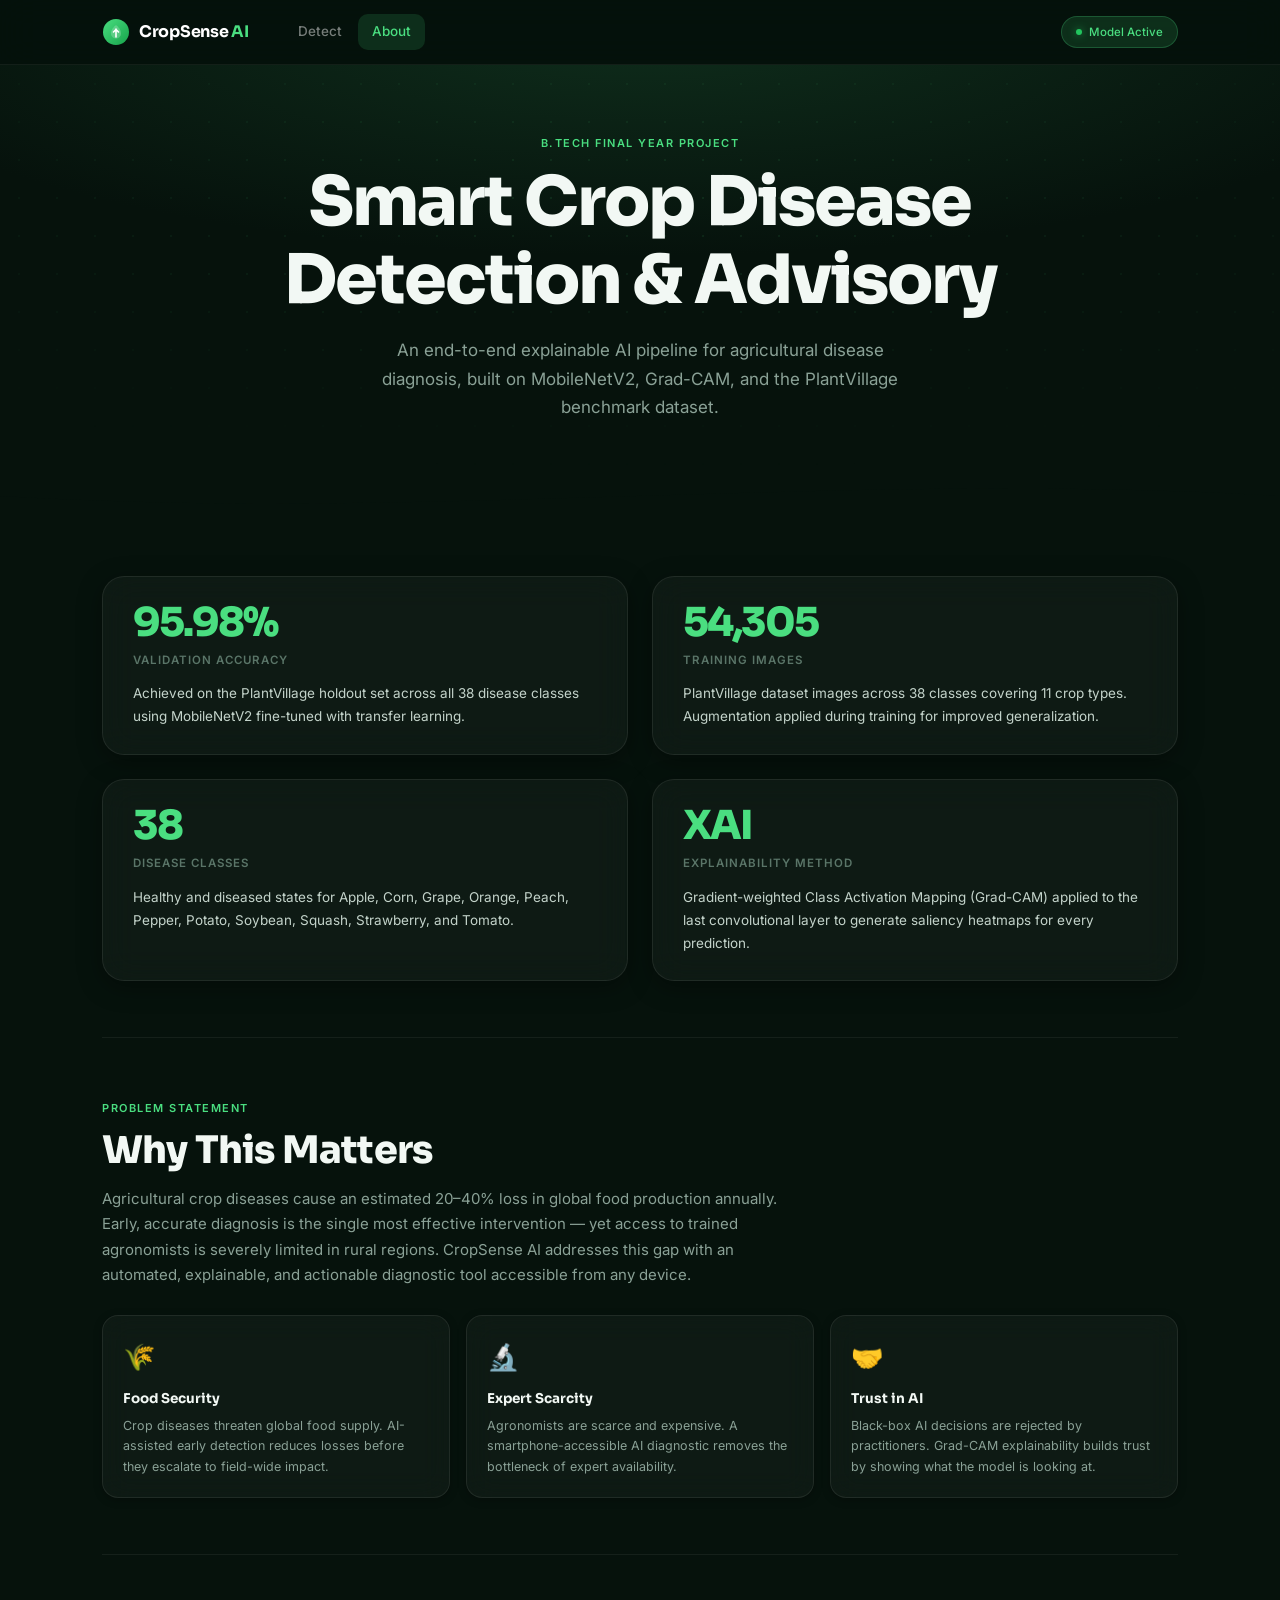
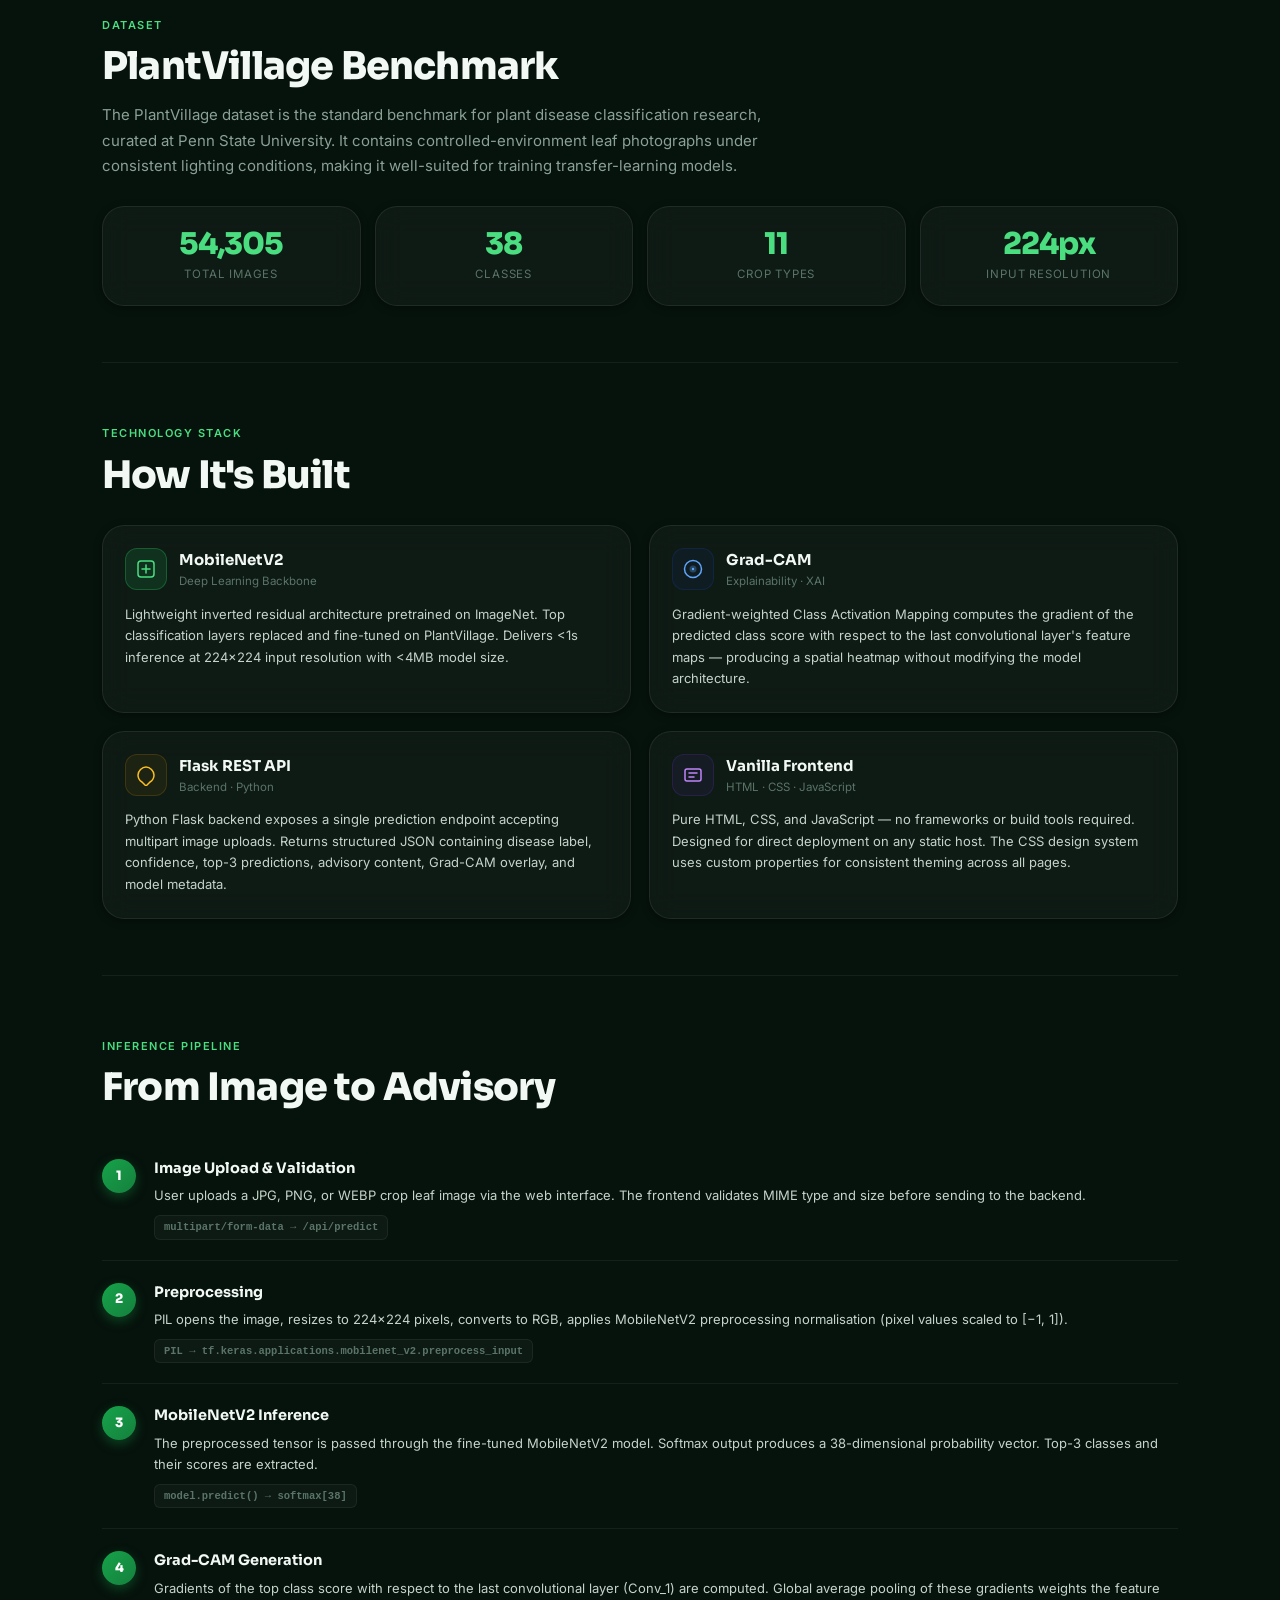
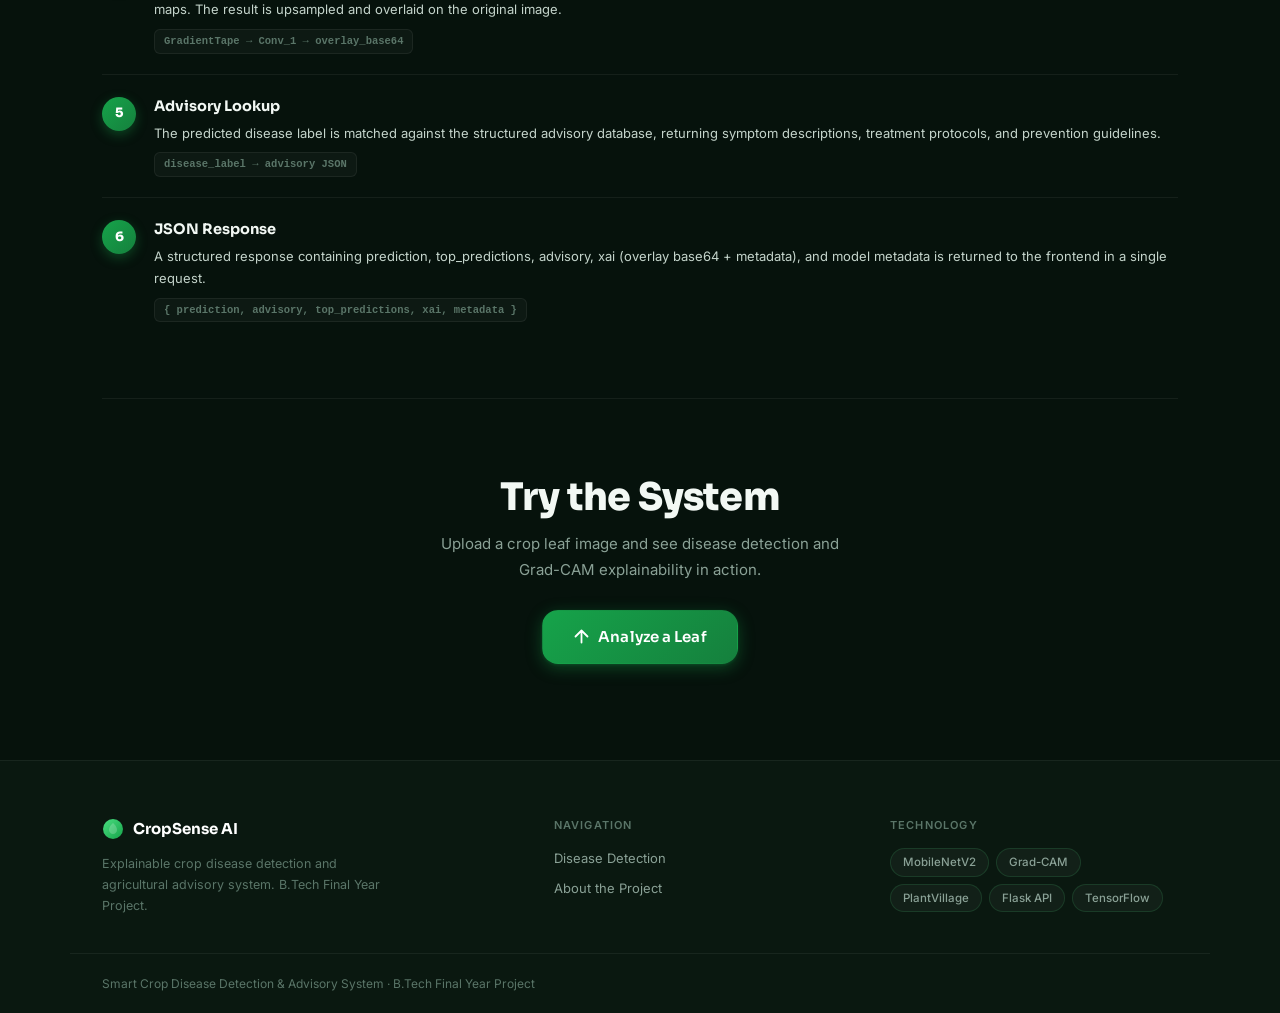
<file: frontend/pages/about.html>
<!DOCTYPE html>
<html lang="en">
<head>
  <meta charset="UTF-8">
  <meta name="viewport" content="width=device-width, initial-scale=1.0">
  <meta name="description" content="About CropSense AI — Explainable crop disease detection using MobileNetV2 and Grad-CAM.">
  <title>About — CropSense AI</title>
  <link rel="stylesheet" href="../css/main.css">
  <style>
    /* About-page specific styles — dark glass theme, consistent with main.css tokens */
    .about-hero { background: radial-gradient(ellipse 100% 80% at 50% -10%, #0f2e1c 0%, var(--bg) 65%); padding: 64px 0 0; position: relative; overflow: hidden; }
    .about-hero__bg { position:absolute;inset:0;background-image:radial-gradient(circle,rgba(74,222,128,0.10) 1px,transparent 1px);background-size:38px 38px;-webkit-mask-image:radial-gradient(ellipse 80% 60% at 50% 30%,black 0%,transparent 100%);mask-image:radial-gradient(ellipse 80% 60% at 50% 30%,black 0%,transparent 100%);pointer-events:none;}
    .about-hero__content { position:relative;z-index:1;text-align:center;padding-bottom:48px; }
    .about-hero__wave { height:52px;position:relative;z-index:1;margin-bottom:-2px; }
    .about-hero__wave svg { width:100%;height:100%; }
    .about-body { padding: 56px 0; background: var(--bg); }
    .about-grid { display:grid;grid-template-columns:1fr 1fr;gap:24px;margin-bottom:56px; }
    .about-card { background:var(--glass);backdrop-filter:blur(16px);border:1px solid var(--glass-border);border-radius:var(--r-lg);padding:26px 30px;box-shadow:var(--shadow-md); }
    .about-card__num { font-family:var(--font-display);font-size:40px;font-weight:800;color:var(--mint);line-height:1;margin-bottom:8px;letter-spacing:-2px; }
    .about-card__label { font-size:11.5px;font-weight:600;text-transform:uppercase;letter-spacing:1px;color:var(--subtle);margin-bottom:13px; }
    .about-card__text { font-size:13.5px;color:var(--slate);line-height:1.7; }
    .problem-grid { display:grid;grid-template-columns:repeat(3,1fr);gap:16px;margin-top:28px; }
    .problem-item { background:var(--glass);backdrop-filter:blur(14px);border:1px solid var(--glass-border);border-radius:var(--r-md);padding:20px;box-shadow:var(--shadow-sm);transition:transform var(--dur-slow) var(--ease),border-color var(--dur-slow) var(--ease); }
    .problem-item:hover { transform:translateY(-3px);border-color:var(--border-strong); }
    .problem-item__icon { font-size:26px;margin-bottom:11px; }
    .problem-item__title { font-family:var(--font-display);font-size:13.5px;font-weight:700;color:var(--ink);margin-bottom:6px; }
    .problem-item__text { font-size:12.5px;color:var(--muted);line-height:1.62; }
    .tech-grid { display:grid;grid-template-columns:repeat(2,1fr);gap:18px;margin-top:28px; }
    .tech-card { background:var(--glass);backdrop-filter:blur(14px);border:1px solid var(--glass-border);border-radius:var(--r-lg);padding:22px;box-shadow:var(--shadow-sm);transition:border-color var(--dur-slow) var(--ease); }
    .tech-card:hover { border-color:var(--border-strong); }
    .tech-card__header { display:flex;align-items:center;gap:12px;margin-bottom:13px; }
    .tech-card__icon { width:42px;height:42px;border-radius:12px;display:flex;align-items:center;justify-content:center;border:1px solid;flex-shrink:0; }
    .tech-card__name { font-family:var(--font-display);font-size:15px;font-weight:700;color:var(--ink); }
    .tech-card__sub { font-size:11.5px;color:var(--subtle); }
    .tech-card__desc { font-size:13px;color:var(--slate);line-height:1.66; }
    .metrics-grid { display:grid;grid-template-columns:repeat(4,1fr);gap:14px;margin-top:28px; }
    .metric-card { background:var(--glass);backdrop-filter:blur(14px);border:1px solid var(--glass-border);border-radius:var(--r-lg);padding:22px;text-align:center;box-shadow:var(--shadow-sm); }
    .metric-val { font-family:var(--font-display);font-size:30px;font-weight:800;color:var(--mint);line-height:1;letter-spacing:-1px; }
    .metric-label { font-size:11.5px;color:var(--subtle);text-transform:uppercase;letter-spacing:0.8px;margin-top:6px; }
    .pipeline-steps { display:flex;flex-direction:column;gap:0;margin-top:28px; }
    .pipeline-step { display:flex;align-items:flex-start;gap:18px;padding:20px 0;border-bottom:1px solid var(--border-soft); }
    .pipeline-step:last-child { border-bottom:none; }
    .pipeline-step__num { width:34px;height:34px;border-radius:50%;background:linear-gradient(135deg,var(--emerald),var(--emerald-dk));color:#fff;font-family:var(--font-display);font-size:13px;font-weight:800;display:flex;align-items:center;justify-content:center;flex-shrink:0;margin-top:2px;box-shadow:0 4px 12px rgba(22,163,74,0.35); }
    .pipeline-step__title { font-family:var(--font-display);font-size:14.5px;font-weight:700;color:var(--ink);margin-bottom:5px; }
    .pipeline-step__desc { font-size:13px;color:var(--slate);line-height:1.66; }
    .pipeline-step__badge { display:inline-block;margin-top:8px;background:rgba(255,255,255,0.03);border:1px solid var(--border-soft);border-radius:var(--r-xs);padding:3px 9px;font-size:10.5px;font-weight:600;color:var(--subtle);font-family:var(--font-mono); }
    .section-divider { border:none;border-top:1px solid var(--border-soft);margin:56px 0; }
    @media(max-width:860px){.about-grid{grid-template-columns:1fr}.tech-grid{grid-template-columns:1fr}.problem-grid{grid-template-columns:1fr 1fr}.metrics-grid{grid-template-columns:repeat(2,1fr)}}
    @media(max-width:560px){.problem-grid{grid-template-columns:1fr}.metrics-grid{grid-template-columns:1fr 1fr}}
  </style>
</head>
<body>

<!-- ── NAV ── -->
<nav class="nav">
  <div class="nav__inner">
    <div class="nav__left">
      <a href="index.html" class="nav__logo">
        <svg class="nav__logo-icon" viewBox="0 0 28 28" fill="none">
          <circle cx="14" cy="14" r="13" fill="url(#nLgA)"/>
          <path d="M14 7c0 0-5 3.5-5 8.5 0 2.8 2.2 5 5 5s5-2.2 5-5c0-5-5-8.5-5-8.5z" fill="rgba(255,255,255,0.22)"/>
          <path d="M14 11v8M11.5 14l2.5-2.5 2.5 2.5" stroke="#fff" stroke-width="1.6" stroke-linecap="round" stroke-linejoin="round"/>
          <defs><linearGradient id="nLgA" x1="1" y1="1" x2="27" y2="27" gradientUnits="userSpaceOnUse"><stop stop-color="#4ade80"/><stop offset="1" stop-color="#16a34a"/></linearGradient></defs>
        </svg>
        <span class="nav__logo-text">CropSense<em> AI</em></span>
      </a>
      <div class="nav__links">
        <a href="index.html" class="nav__link">Detect</a>
        <a href="about.html" class="nav__link active">About</a>
      </div>
    </div>
    <div class="nav__status">
      <span class="nav__status-dot"></span>
      Model Active
    </div>
  </div>
</nav>

<!-- ── HERO ── -->
<section class="about-hero">
  <div class="about-hero__bg" aria-hidden="true"></div>
  <div class="container about-hero__content">
    <div class="eyebrow eyebrow--light">B.Tech Final Year Project</div>
    <h1 class="section-title section-title--light" style="font-size:clamp(38px,5.5vw,68px);letter-spacing:-2px;margin-bottom:16px">
      Smart Crop Disease<br>Detection &amp; Advisory
    </h1>
    <p class="section-sub section-sub--light" style="max-width:560px;margin:0 auto;font-size:17px">
      An end-to-end explainable AI pipeline for agricultural disease diagnosis,
      built on MobileNetV2, Grad-CAM, and the PlantVillage benchmark dataset.
    </p>
  </div>
  <div class="about-hero__wave">
    <svg viewBox="0 0 1440 60" fill="none" preserveAspectRatio="none">
      <path d="M0 30C480 60 960 0 1440 30V60H0V30Z" fill="#06120c"/>
    </svg>
  </div>
</section>

<!-- ── BODY ── -->
<div class="about-body">
<div class="container">

  <!-- Key numbers -->
  <div class="about-grid">
    <div class="about-card">
      <div class="about-card__num">95.98%</div>
      <div class="about-card__label">Validation Accuracy</div>
      <div class="about-card__text">Achieved on the PlantVillage holdout set across all 38 disease classes using MobileNetV2 fine-tuned with transfer learning.</div>
    </div>
    <div class="about-card">
      <div class="about-card__num">54,305</div>
      <div class="about-card__label">Training Images</div>
      <div class="about-card__text">PlantVillage dataset images across 38 classes covering 11 crop types. Augmentation applied during training for improved generalization.</div>
    </div>
    <div class="about-card">
      <div class="about-card__num">38</div>
      <div class="about-card__label">Disease Classes</div>
      <div class="about-card__text">Healthy and diseased states for Apple, Corn, Grape, Orange, Peach, Pepper, Potato, Soybean, Squash, Strawberry, and Tomato.</div>
    </div>
    <div class="about-card">
      <div class="about-card__num">XAI</div>
      <div class="about-card__label">Explainability Method</div>
      <div class="about-card__text">Gradient-weighted Class Activation Mapping (Grad-CAM) applied to the last convolutional layer to generate saliency heatmaps for every prediction.</div>
    </div>
  </div>

  <hr class="section-divider">

  <!-- Problem Statement -->
  <div>
    <div class="eyebrow">Problem Statement</div>
    <h2 class="section-title" style="margin-bottom:14px">Why This Matters</h2>
    <p class="section-sub" style="max-width:700px;margin-bottom:0">
      Agricultural crop diseases cause an estimated 20–40% loss in global food production annually.
      Early, accurate diagnosis is the single most effective intervention — yet access to trained
      agronomists is severely limited in rural regions. CropSense AI addresses this gap with an
      automated, explainable, and actionable diagnostic tool accessible from any device.
    </p>
    <div class="problem-grid">
      <div class="problem-item">
        <div class="problem-item__icon">🌾</div>
        <div class="problem-item__title">Food Security</div>
        <div class="problem-item__text">Crop diseases threaten global food supply. AI-assisted early detection reduces losses before they escalate to field-wide impact.</div>
      </div>
      <div class="problem-item">
        <div class="problem-item__icon">🔬</div>
        <div class="problem-item__title">Expert Scarcity</div>
        <div class="problem-item__text">Agronomists are scarce and expensive. A smartphone-accessible AI diagnostic removes the bottleneck of expert availability.</div>
      </div>
      <div class="problem-item">
        <div class="problem-item__icon">🤝</div>
        <div class="problem-item__title">Trust in AI</div>
        <div class="problem-item__text">Black-box AI decisions are rejected by practitioners. Grad-CAM explainability builds trust by showing what the model is looking at.</div>
      </div>
    </div>
  </div>

  <hr class="section-divider">

  <!-- Dataset -->
  <div>
    <div class="eyebrow">Dataset</div>
    <h2 class="section-title" style="margin-bottom:14px">PlantVillage Benchmark</h2>
    <p class="section-sub" style="max-width:680px;margin-bottom:0">
      The PlantVillage dataset is the standard benchmark for plant disease classification research,
      curated at Penn State University. It contains controlled-environment leaf photographs
      under consistent lighting conditions, making it well-suited for training transfer-learning models.
    </p>
    <div class="metrics-grid">
      <div class="metric-card"><div class="metric-val">54,305</div><div class="metric-label">Total Images</div></div>
      <div class="metric-card"><div class="metric-val">38</div><div class="metric-label">Classes</div></div>
      <div class="metric-card"><div class="metric-val">11</div><div class="metric-label">Crop Types</div></div>
      <div class="metric-card"><div class="metric-val">224px</div><div class="metric-label">Input Resolution</div></div>
    </div>
  </div>

  <hr class="section-divider">

  <!-- Technology -->
  <div>
    <div class="eyebrow">Technology Stack</div>
    <h2 class="section-title" style="margin-bottom:14px">How It's Built</h2>
    <div class="tech-grid">
      <div class="tech-card">
        <div class="tech-card__header">
          <div class="tech-card__icon feature-icon-wrap--green" style="background:rgba(34,197,94,0.14);border-color:rgba(34,197,94,0.30);color:var(--mint)">
            <svg width="22" height="22" viewBox="0 0 22 22" fill="none"><rect x="3" y="3" width="16" height="16" rx="3" stroke="currentColor" stroke-width="1.5"/><path d="M7 11h8M11 7v8" stroke="currentColor" stroke-width="1.5" stroke-linecap="round"/></svg>
          </div>
          <div><div class="tech-card__name">MobileNetV2</div><div class="tech-card__sub">Deep Learning Backbone</div></div>
        </div>
        <div class="tech-card__desc">Lightweight inverted residual architecture pretrained on ImageNet. Top classification layers replaced and fine-tuned on PlantVillage. Delivers &lt;1s inference at 224×224 input resolution with &lt;4MB model size.</div>
      </div>
      <div class="tech-card">
        <div class="tech-card__header">
          <div class="tech-card__icon" style="background:rgba(29,78,216,0.07);border:1px solid rgba(29,78,216,0.18);color:var(--blue)">
            <svg width="22" height="22" viewBox="0 0 22 22" fill="none"><circle cx="11" cy="11" r="8.5" stroke="currentColor" stroke-width="1.5"/><circle cx="11" cy="11" r="3.5" fill="currentColor" opacity=".3"/><circle cx="11" cy="11" r="1.2" fill="currentColor"/></svg>
          </div>
          <div><div class="tech-card__name">Grad-CAM</div><div class="tech-card__sub">Explainability · XAI</div></div>
        </div>
        <div class="tech-card__desc">Gradient-weighted Class Activation Mapping computes the gradient of the predicted class score with respect to the last convolutional layer's feature maps — producing a spatial heatmap without modifying the model architecture.</div>
      </div>
      <div class="tech-card">
        <div class="tech-card__header">
          <div class="tech-card__icon" style="background:rgba(202,138,4,0.08);border:1px solid rgba(202,138,4,0.20);color:var(--amber)">
            <svg width="22" height="22" viewBox="0 0 22 22" fill="none"><path d="M11 3C7 3 3 7 3 11c0 3 1.5 5.5 4 7l4 4 4-4c2.5-1.5 4-4 4-7 0-4-4-8-8-8z" stroke="currentColor" stroke-width="1.5" stroke-linejoin="round"/></svg>
          </div>
          <div><div class="tech-card__name">Flask REST API</div><div class="tech-card__sub">Backend · Python</div></div>
        </div>
        <div class="tech-card__desc">Python Flask backend exposes a single prediction endpoint accepting multipart image uploads. Returns structured JSON containing disease label, confidence, top-3 predictions, advisory content, Grad-CAM overlay, and model metadata.</div>
      </div>
      <div class="tech-card">
        <div class="tech-card__header">
          <div class="tech-card__icon" style="background:rgba(124,58,237,0.07);border:1px solid rgba(124,58,237,0.18);color:var(--purple)">
            <svg width="22" height="22" viewBox="0 0 22 22" fill="none"><rect x="3" y="5" width="16" height="12" rx="2" stroke="currentColor" stroke-width="1.5"/><path d="M7 9h8M7 13h5" stroke="currentColor" stroke-width="1.5" stroke-linecap="round"/></svg>
          </div>
          <div><div class="tech-card__name">Vanilla Frontend</div><div class="tech-card__sub">HTML · CSS · JavaScript</div></div>
        </div>
        <div class="tech-card__desc">Pure HTML, CSS, and JavaScript — no frameworks or build tools required. Designed for direct deployment on any static host. The CSS design system uses custom properties for consistent theming across all pages.</div>
      </div>
    </div>
  </div>

  <hr class="section-divider">

  <!-- Pipeline -->
  <div>
    <div class="eyebrow">Inference Pipeline</div>
    <h2 class="section-title" style="margin-bottom:14px">From Image to Advisory</h2>
    <div class="pipeline-steps">
      <div class="pipeline-step">
        <div class="pipeline-step__num">1</div>
        <div>
          <div class="pipeline-step__title">Image Upload &amp; Validation</div>
          <div class="pipeline-step__desc">User uploads a JPG, PNG, or WEBP crop leaf image via the web interface. The frontend validates MIME type and size before sending to the backend.</div>
          <span class="pipeline-step__badge">multipart/form-data → /api/predict</span>
        </div>
      </div>
      <div class="pipeline-step">
        <div class="pipeline-step__num">2</div>
        <div>
          <div class="pipeline-step__title">Preprocessing</div>
          <div class="pipeline-step__desc">PIL opens the image, resizes to 224×224 pixels, converts to RGB, applies MobileNetV2 preprocessing normalisation (pixel values scaled to [−1, 1]).</div>
          <span class="pipeline-step__badge">PIL → tf.keras.applications.mobilenet_v2.preprocess_input</span>
        </div>
      </div>
      <div class="pipeline-step">
        <div class="pipeline-step__num">3</div>
        <div>
          <div class="pipeline-step__title">MobileNetV2 Inference</div>
          <div class="pipeline-step__desc">The preprocessed tensor is passed through the fine-tuned MobileNetV2 model. Softmax output produces a 38-dimensional probability vector. Top-3 classes and their scores are extracted.</div>
          <span class="pipeline-step__badge">model.predict() → softmax[38]</span>
        </div>
      </div>
      <div class="pipeline-step">
        <div class="pipeline-step__num">4</div>
        <div>
          <div class="pipeline-step__title">Grad-CAM Generation</div>
          <div class="pipeline-step__desc">Gradients of the top class score with respect to the last convolutional layer (Conv_1) are computed. Global average pooling of these gradients weights the feature maps. The result is upsampled and overlaid on the original image.</div>
          <span class="pipeline-step__badge">GradientTape → Conv_1 → overlay_base64</span>
        </div>
      </div>
      <div class="pipeline-step">
        <div class="pipeline-step__num">5</div>
        <div>
          <div class="pipeline-step__title">Advisory Lookup</div>
          <div class="pipeline-step__desc">The predicted disease label is matched against the structured advisory database, returning symptom descriptions, treatment protocols, and prevention guidelines.</div>
          <span class="pipeline-step__badge">disease_label → advisory JSON</span>
        </div>
      </div>
      <div class="pipeline-step">
        <div class="pipeline-step__num">6</div>
        <div>
          <div class="pipeline-step__title">JSON Response</div>
          <div class="pipeline-step__desc">A structured response containing prediction, top_predictions, advisory, xai (overlay base64 + metadata), and model metadata is returned to the frontend in a single request.</div>
          <span class="pipeline-step__badge">{ prediction, advisory, top_predictions, xai, metadata }</span>
        </div>
      </div>
    </div>
  </div>

  <hr class="section-divider">

  <!-- CTA -->
  <div class="u-center" style="padding:20px 0 40px">
    <h2 class="section-title" style="margin-bottom:12px">Try the System</h2>
    <p class="section-sub u-center" style="max-width:420px;margin:0 auto 28px">Upload a crop leaf image and see disease detection and Grad-CAM explainability in action.</p>
    <a href="index.html" class="btn btn--primary btn--lg">
      <svg width="17" height="17" viewBox="0 0 17 17" fill="none"><path d="M8.5 2.5v12M2.5 8.5l6-6 6 6" stroke="currentColor" stroke-width="1.8" stroke-linecap="round" stroke-linejoin="round"/></svg>
      Analyze a Leaf
    </a>
  </div>

</div>
</div>

<!-- ── FOOTER ── -->
<footer class="footer">
  <div class="footer__inner">
    <div>
      <div class="footer__logo">
        <svg class="footer__logo-icon" viewBox="0 0 22 22" fill="none"><circle cx="11" cy="11" r="10" fill="url(#fLgA)"/><path d="M11 5c0 0-4 3-4 7 0 2.2 1.8 4 4 4s4-1.8 4-4c0-4-4-7-4-7z" fill="rgba(255,255,255,0.2)"/><defs><linearGradient id="fLgA" x1="1" y1="1" x2="21" y2="21" gradientUnits="userSpaceOnUse"><stop stop-color="#4ade80"/><stop offset="1" stop-color="#16a34a"/></linearGradient></defs></svg>
        <span class="footer__logo-name">CropSense AI</span>
      </div>
      <p class="footer__tagline">Explainable crop disease detection and agricultural advisory system. B.Tech Final Year Project.</p>
    </div>
    <div>
      <div class="footer__col-title">Navigation</div>
      <div class="footer__links">
        <a href="index.html">Disease Detection</a>
        <a href="about.html">About the Project</a>
      </div>
    </div>
    <div>
      <div class="footer__col-title">Technology</div>
      <div class="footer__tech-pills">
        <span class="footer__tech-pill">MobileNetV2</span>
        <span class="footer__tech-pill">Grad-CAM</span>
        <span class="footer__tech-pill">PlantVillage</span>
        <span class="footer__tech-pill">Flask API</span>
        <span class="footer__tech-pill">TensorFlow</span>
      </div>
    </div>
  </div>
  <div class="footer__bottom">
    <span class="footer__copy">Smart Crop Disease Detection &amp; Advisory System · B.Tech Final Year Project</span>
  </div>
</footer>

</body>
</html>
</file>
<file: css/main.css>
/* ═══════════════════════════════════════════════════════════
   CropSense AI — Design System v2 (main.css)
   Dark AI Dashboard · Glassmorphism · Tokens · Shared Components
   ══════════════════════════════════════════════════════════ */

@import url('https://fonts.googleapis.com/css2?family=Sora:wght@300;400;500;600;700;800&family=Inter:wght@300;400;500;600;700&display=swap');

/* ── TOKENS ── */
:root {
  /* Core dark surfaces */
  --bg:            #06120c;
  --bg-elevated:   #0a1810;
  --surface:       #0d1f15;
  --surface-2:     #11271b;
  --surface-3:     #162f21;
  --glass:         rgba(255,255,255,0.035);
  --glass-border:  rgba(255,255,255,0.08);
  --glass-strong:  rgba(255,255,255,0.06);

  /* Brand greens */
  --emerald:       #16a34a;
  --emerald-dk:    #15803d;
  --leaf:          #22c55e;
  --mint:          #4ade80;
  --mint-soft:     rgba(74,222,128,0.14);

  /* Text */
  --ink:           #f2f8f4;
  --slate:         #c4d4cb;
  --muted:         #8aa196;
  --subtle:        #5a7568;
  --on-mint:       #06120c;

  /* Borders */
  --border:        rgba(74,222,128,0.14);
  --border-strong: rgba(74,222,128,0.24);
  --border-soft:   rgba(255,255,255,0.06);

  /* Semantic */
  --red:           #f87171;
  --red-bg:        rgba(248,113,113,0.10);
  --red-border:    rgba(248,113,113,0.26);
  --amber:         #fbbf24;
  --amber-bg:      rgba(251,191,36,0.10);
  --amber-border:  rgba(251,191,36,0.26);
  --blue:          #60a5fa;
  --blue-bg:       rgba(96,165,250,0.10);
  --blue-border:   rgba(96,165,250,0.26);
  --purple:        #c084fc;
  --purple-bg:     rgba(192,132,252,0.10);
  --purple-border: rgba(192,132,252,0.26);

  /* Typography */
  --font-display: 'Sora', system-ui, sans-serif;
  --font-body:    'Inter', system-ui, sans-serif;
  --font-mono:    'Courier New', 'Consolas', monospace;

  /* Radii */
  --r-xs: 6px; --r-sm: 10px; --r-md: 16px;
  --r-lg: 22px; --r-xl: 28px; --r-full: 9999px;

  /* Shadows (dark-aware) */
  --shadow-xs: 0 1px 2px rgba(0,0,0,0.20);
  --shadow-sm: 0 2px 8px rgba(0,0,0,0.28);
  --shadow-md: 0 6px 24px rgba(0,0,0,0.36);
  --shadow-lg: 0 16px 48px rgba(0,0,0,0.44);
  --shadow-xl: 0 28px 72px rgba(0,0,0,0.52);
  --glow-mint: 0 0 0 1px rgba(74,222,128,0.18), 0 0 32px rgba(34,197,94,0.18);
  --glow-mint-lg: 0 0 0 1px rgba(74,222,128,0.22), 0 0 56px rgba(34,197,94,0.26);

  /* Motion */
  --ease:        cubic-bezier(0.4, 0, 0.2, 1);
  --ease-out:    cubic-bezier(0, 0, 0.2, 1);
  --ease-spring: cubic-bezier(0.34, 1.56, 0.64, 1);
  --dur-fast: 0.14s; --dur: 0.22s; --dur-slow: 0.38s;
}

/* ── RESET ── */
*, *::before, *::after { box-sizing: border-box; margin: 0; padding: 0; }
html { scroll-behavior: smooth; font-size: 16px; -webkit-text-size-adjust: 100%; overflow-x: hidden; }
body {
  font-family: var(--font-body);
  background: var(--bg);
  color: var(--slate);
  line-height: 1.6;
  -webkit-font-smoothing: antialiased;
  -moz-osx-font-smoothing: grayscale;
  min-height: 100vh;
  overflow-x: hidden;
}
img, svg, video { display: block; max-width: 100%; }
a { color: inherit; text-decoration: none; }
button { font-family: inherit; cursor: pointer; border: none; background: none; }
ul, ol { list-style: none; }
input, textarea, select { font-family: inherit; }
h1,h2,h3,h4,h5,h6 { font-family: var(--font-display); font-weight: 700; line-height: 1.2; color: var(--ink); }
::selection { background: rgba(34,197,94,0.30); color: #fff; }

/* ── LAYOUT ── */
.container { max-width: 1140px; margin: 0 auto; padding: 0 32px; width: 100%; }

/* ── NAV ── */
.nav {
  position: sticky; top: 0; z-index: 300;
  background: rgba(6,18,12,0.82);
  backdrop-filter: blur(20px) saturate(140%);
  -webkit-backdrop-filter: blur(20px) saturate(140%);
  border-bottom: 1px solid var(--border-soft);
}
.nav__inner {
  display: flex; align-items: center; justify-content: space-between;
  height: 64px; max-width: 1140px; margin: 0 auto; padding: 0 32px;
}
.nav__left { display: flex; align-items: center; gap: 36px; }
.nav__logo { display: flex; align-items: center; gap: 9px; }
.nav__logo-icon { width: 28px; height: 28px; }
.nav__logo-text { font-family: var(--font-display); font-weight: 700; font-size: 16px; color: #fff; letter-spacing: -0.3px; }
.nav__logo-text em { font-style: normal; color: var(--mint); }
.nav__links { display: flex; align-items: center; gap: 2px; }
.nav__link {
  font-size: 13.5px; font-weight: 500; color: rgba(255,255,255,0.46);
  padding: 7px 14px; border-radius: var(--r-sm);
  transition: color var(--dur) var(--ease), background var(--dur) var(--ease);
}
.nav__link:hover { color: rgba(255,255,255,0.92); background: rgba(255,255,255,0.05); }
.nav__link.active { color: var(--mint); background: var(--mint-soft); }
.nav__status {
  display: flex; align-items: center; gap: 7px;
  background: var(--mint-soft); border: 1px solid var(--border-strong);
  border-radius: var(--r-full); padding: 6px 14px;
  font-size: 11.5px; font-weight: 500; color: var(--mint);
}
.nav__status-dot {
  width: 6px; height: 6px; border-radius: 50%; background: var(--leaf);
  box-shadow: 0 0 8px rgba(34,197,94,0.7);
  animation: blink 2.4s ease-in-out infinite;
}

/* ── FOOTER ── */
.footer {
  background: var(--bg-elevated);
  border-top: 1px solid var(--border-soft);
  padding: 56px 0 0;
}
.footer__inner {
  max-width: 1140px; margin: 0 auto; padding: 0 32px;
  display: grid; grid-template-columns: 1.4fr 1fr 1fr; gap: 48px; align-items: start;
}
.footer__logo { display: flex; align-items: center; gap: 9px; margin-bottom: 12px; }
.footer__logo-icon { width: 22px; height: 22px; }
.footer__logo-name { font-family: var(--font-display); font-size: 15px; font-weight: 700; color: #fff; }
.footer__tagline { font-size: 12.5px; color: var(--subtle); line-height: 1.7; max-width: 280px; }
.footer__col-title { font-size: 11px; font-weight: 600; text-transform: uppercase; letter-spacing: 1.2px; color: var(--subtle); margin-bottom: 14px; }
.footer__links { display: flex; flex-direction: column; gap: 9px; }
.footer__links a { font-size: 13px; color: var(--muted); transition: color var(--dur) var(--ease); }
.footer__links a:hover { color: var(--mint); }
.footer__tech-pills { display: flex; flex-wrap: wrap; gap: 7px; }
.footer__tech-pill {
  background: var(--glass); border: 1px solid var(--border);
  border-radius: var(--r-full); padding: 4px 12px;
  font-size: 11.5px; font-weight: 500; color: var(--muted);
}
.footer__bottom {
  max-width: 1140px; margin: 36px auto 0; padding: 20px 32px;
  border-top: 1px solid var(--border-soft);
  display: flex; align-items: center; justify-content: space-between;
}
.footer__copy { font-size: 12px; color: var(--subtle); }

/* ── BUTTONS ── */
.btn {
  display: inline-flex; align-items: center; justify-content: center; gap: 8px;
  font-family: var(--font-display); font-size: 14px; font-weight: 600;
  border-radius: var(--r-sm); padding: 11px 22px;
  transition: transform var(--dur) var(--ease), box-shadow var(--dur) var(--ease),
    background var(--dur) var(--ease), border-color var(--dur) var(--ease),
    color var(--dur) var(--ease), opacity var(--dur) var(--ease);
  cursor: pointer; border: 1.5px solid transparent;
  letter-spacing: 0.1px; white-space: nowrap; text-decoration: none;
}
.btn--primary {
  background: linear-gradient(135deg, var(--emerald), var(--emerald-dk));
  color: #fff;
  box-shadow: 0 4px 16px rgba(22,163,74,0.36), 0 1px 3px rgba(22,163,74,0.2);
}
.btn--primary:hover { transform: translateY(-2px); box-shadow: 0 8px 28px rgba(22,163,74,0.48); }
.btn--primary:active { transform: translateY(0); }
.btn--ghost { background: var(--glass); color: var(--slate); border-color: var(--border); backdrop-filter: blur(8px); }
.btn--ghost:hover { border-color: var(--leaf); color: var(--mint); transform: translateY(-1px); background: var(--mint-soft); }
.btn--dark { background: rgba(255,255,255,0.05); color: rgba(255,255,255,0.72); border-color: var(--border-soft); }
.btn--dark:hover { background: rgba(255,255,255,0.09); color: #fff; }
.btn--lg { font-size: 15px; padding: 14px 30px; border-radius: var(--r-md); }
.btn--xl { font-size: 16px; padding: 16px 36px; border-radius: var(--r-md); }
.btn--sm { font-size: 12.5px; padding: 7px 14px; gap: 6px; }
.btn--full { width: 100%; }
.btn:disabled { opacity: 0.42; cursor: not-allowed; transform: none !important; box-shadow: none !important; }
.btn__spinner {
  display: none; width: 16px; height: 16px;
  border: 2px solid rgba(255,255,255,0.28); border-top-color: #fff;
  border-radius: 50%; animation: spin 0.65s linear infinite;
}
.btn--loading .btn__label { visibility: hidden; width: 0; overflow: hidden; }
.btn--loading .btn__spinner { display: block; }

/* ── CARD (glass) ── */
.card {
  background: var(--glass);
  backdrop-filter: blur(16px);
  -webkit-backdrop-filter: blur(16px);
  border-radius: var(--r-lg);
  border: 1px solid var(--glass-border);
  box-shadow: var(--shadow-md);
}
.card--sm { border-radius: var(--r-md); }
.card--solid { background: var(--surface); backdrop-filter: none; }
.card--hover { transition: transform var(--dur-slow) var(--ease), box-shadow var(--dur-slow) var(--ease), border-color var(--dur-slow) var(--ease); }
.card--hover:hover { transform: translateY(-3px); box-shadow: var(--shadow-lg); border-color: var(--border-strong); }

/* ── BADGE ── */
.badge {
  display: inline-flex; align-items: center; gap: 5px;
  border-radius: var(--r-full); padding: 4px 11px;
  font-size: 11.5px; font-weight: 600; letter-spacing: 0.2px; border: 1px solid transparent;
}
.badge--green  { background: rgba(34,197,94,0.14); color: var(--mint); border-color: rgba(34,197,94,0.32); }
.badge--amber  { background: var(--amber-bg); color: var(--amber); border-color: var(--amber-border); }
.badge--red    { background: var(--red-bg); color: var(--red); border-color: var(--red-border); }
.badge--blue   { background: var(--blue-bg); color: var(--blue); border-color: var(--blue-border); }
.badge--purple { background: var(--purple-bg); color: var(--purple); border-color: var(--purple-border); }
.badge--neutral{ background: rgba(255,255,255,0.05); color: var(--muted); border-color: var(--border-soft); }
.badge--dark   { background: rgba(255,255,255,0.06); color: rgba(255,255,255,0.65); border-color: var(--border-soft); }

/* ── EYEBROW / HEADINGS ── */
.eyebrow {
  display: inline-flex; align-items: center; gap: 7px;
  font-size: 11px; font-weight: 600; text-transform: uppercase;
  letter-spacing: 1.5px; color: var(--mint); margin-bottom: 10px;
}
.section-title { font-family: var(--font-display); font-size: clamp(26px,4vw,38px); font-weight: 800; color: var(--ink); line-height: 1.16; letter-spacing: -0.8px; }
.section-sub { font-size: 15px; color: var(--muted); line-height: 1.68; margin-top: 10px; }

/* ── PROGRESS ── */
.progress-track { width: 100%; height: 6px; background: rgba(255,255,255,0.06); border-radius: var(--r-full); overflow: hidden; }
.progress-fill { height: 100%; border-radius: var(--r-full); background: linear-gradient(90deg, var(--emerald), var(--mint)); transition: width 1s var(--ease-out); will-change: width; }

/* ── CONFIDENCE RING (SVG gauge) ── */
.ring-gauge { position: relative; display: inline-flex; align-items: center; justify-content: center; }
.ring-gauge svg { transform: rotate(-90deg); }
.ring-gauge__track { fill: none; stroke: rgba(255,255,255,0.07); }
.ring-gauge__fill { fill: none; stroke-linecap: round; transition: stroke-dashoffset 1.1s var(--ease-out); }
.ring-gauge__label { position: absolute; inset: 0; display: flex; flex-direction: column; align-items: center; justify-content: center; }
.ring-gauge__pct { font-family: var(--font-display); font-weight: 800; line-height: 1; }
.ring-gauge__sub { font-size: 9px; color: var(--subtle); text-transform: uppercase; letter-spacing: 0.8px; margin-top: 3px; }

/* ── DIVIDER ── */
.divider { border: none; border-top: 1px solid var(--border-soft); }

/* ── KEYFRAMES ── */
@keyframes blink { 0%,100%{opacity:1} 50%{opacity:0.35} }
@keyframes fadeUp { from{opacity:0;transform:translateY(14px)} to{opacity:1;transform:translateY(0)} }
@keyframes fadeIn { from{opacity:0} to{opacity:1} }
@keyframes scan { 0%{top:-4px;opacity:0} 6%{opacity:1} 94%{opacity:.85} 100%{top:100%;opacity:0} }
@keyframes spin { to{transform:rotate(360deg)} }
@keyframes gridPulse { 0%,100%{opacity:0.35} 50%{opacity:0.8} }
@keyframes shimmer { 0%{background-position:-600px 0} 100%{background-position:600px 0} }
@keyframes pulse-ring { 0%{box-shadow:0 0 0 0 rgba(34,197,94,0.38)} 100%{box-shadow:0 0 0 9px rgba(34,197,94,0)} }
@keyframes floatY { 0%,100%{transform:translateY(0)} 50%{transform:translateY(-7px)} }
@keyframes glowPulse { 0%,100%{opacity:0.5} 50%{opacity:1} }

/* ── SKELETON ── */
.skeleton { background: linear-gradient(90deg, var(--surface-2) 25%, var(--surface-3) 50%, var(--surface-2) 75%); background-size: 600px 100%; animation: shimmer 1.6s ease-in-out infinite; border-radius: var(--r-sm); }

/* ── UTILITY ── */
.u-center{text-align:center} .u-muted{color:var(--muted)} .u-emerald{color:var(--emerald)}
.u-mint{color:var(--mint)} .u-ink{color:var(--ink)} .u-mono{font-family:var(--font-mono)}
.u-display{font-family:var(--font-display)}
.sr-only{position:absolute;width:1px;height:1px;padding:0;margin:-1px;overflow:hidden;clip:rect(0,0,0,0);border:0}

/* ── SECTION ── */
.section { padding: 72px 0; }
.section--sm { padding: 48px 0; }

/* ── RESPONSIVE ── */
@media (max-width: 768px) {
  .container { padding: 0 18px; }
  .nav__inner { padding: 0 18px; }
  .nav__links { display: none; }
  .footer__inner { grid-template-columns: 1fr; gap: 28px; padding: 0 18px; }
  .footer__bottom { flex-direction: column; gap: 8px; padding: 20px 18px; }
  .section { padding: 48px 0; }
}

/* ── REDUCED MOTION ── */
@media (prefers-reduced-motion: reduce) {
  *, *::before, *::after { animation-duration: 0.01ms !important; animation-iteration-count: 1 !important; transition-duration: 0.01ms !important; }
}
</file>
<file: css/home.css>
/* ═══════════════════════════════════════════════════════════
   CropSense AI — Home Page v2 (home.css)
   Hero compressed · Upload immediately below · Dark glass theme
   Depends on main.css for tokens
   ══════════════════════════════════════════════════════════ */

/* ── HERO (compressed — Step 3) ── */
.hero {
  position: relative;
  background: radial-gradient(ellipse 120% 100% at 50% -10%, #0f2e1c 0%, var(--bg) 60%);
  overflow: hidden;
  padding: 56px 0 40px;
}
.hero__grid {
  position: absolute; inset: 0; z-index: 0; pointer-events: none;
  background-image: radial-gradient(circle, rgba(74,222,128,0.14) 1.1px, transparent 1.1px);
  background-size: 40px 40px;
  -webkit-mask-image: radial-gradient(ellipse 70% 55% at 50% 25%, black 10%, transparent 100%);
  mask-image: radial-gradient(ellipse 70% 55% at 50% 25%, black 10%, transparent 100%);
  animation: gridPulse 5s ease-in-out infinite;
}
.hero__orb { position: absolute; border-radius: 50%; filter: blur(70px); pointer-events: none; z-index: 0; }
.hero__orb--a { width: 480px; height: 480px; background: radial-gradient(circle, rgba(22,163,74,0.20) 0%, transparent 70%); top: -160px; left: -100px; }
.hero__orb--b { width: 360px; height: 360px; background: radial-gradient(circle, rgba(74,222,128,0.12) 0%, transparent 70%); top: -40px; right: -60px; }

.hero__content { position: relative; z-index: 2; max-width: 760px; margin: 0 auto; padding: 0 32px; text-align: center; }

.hero__eyebrow {
  display: inline-flex; align-items: center; gap: 8px;
  background: var(--mint-soft); border: 1px solid var(--border-strong);
  border-radius: var(--r-full); padding: 6px 16px;
  font-size: 10.5px; font-weight: 600; text-transform: uppercase; letter-spacing: 1.3px;
  color: var(--mint); margin-bottom: 20px;
  animation: fadeIn 0.5s var(--ease) both;
}
.hero__eyebrow-dot { width: 6px; height: 6px; border-radius: 50%; background: var(--mint); box-shadow: 0 0 8px rgba(74,222,128,0.8); animation: pulse-ring 2s ease-in-out infinite; }

.hero__headline {
  font-family: var(--font-display);
  font-size: clamp(32px, 5vw, 52px);
  font-weight: 800; color: #fff;
  line-height: 1.08; letter-spacing: -1.6px; margin-bottom: 14px;
  animation: fadeUp 0.55s var(--ease-out) 0.08s both;
}
.hero__headline em {
  font-style: normal;
  background: linear-gradient(135deg, var(--mint) 0%, var(--leaf) 45%, #86efac 100%);
  -webkit-background-clip: text; -webkit-text-fill-color: transparent; background-clip: text;
}

.hero__sub {
  font-size: clamp(13.5px, 1.6vw, 15.5px); color: rgba(255,255,255,0.46);
  max-width: 480px; margin: 0 auto 22px; line-height: 1.6;
  animation: fadeUp 0.55s var(--ease-out) 0.16s both;
}

.hero__tags {
  display: flex; align-items: center; justify-content: center;
  flex-wrap: wrap; gap: 7px;
  animation: fadeUp 0.55s var(--ease-out) 0.22s both;
}
.hero__tag {
  display: flex; align-items: center; gap: 6px;
  background: var(--glass); border: 1px solid var(--border-soft);
  border-radius: var(--r-full); padding: 5px 13px;
  font-size: 11.5px; font-weight: 500; color: rgba(255,255,255,0.58);
}
.hero__tag svg { color: var(--mint); }

/* ── UPLOAD SECTION — directly under hero, no wave gap (Step 3) ── */
.upload-section {
  position: relative; z-index: 2;
  padding: 0 0 56px;
  background: var(--bg);
}
.upload-wrapper { max-width: 640px; margin: 0 auto; padding: 0 32px; }

/* Glass upload zone — dark theme (Step 4 + 11) */
.upload-zone {
  position: relative;
  background: var(--glass);
  backdrop-filter: blur(20px);
  -webkit-backdrop-filter: blur(20px);
  border: 1.5px dashed var(--border);
  border-radius: var(--r-xl);
  padding: 44px 36px;
  text-align: center;
  cursor: pointer;
  overflow: hidden;
  transition: border-color var(--dur-slow) var(--ease), box-shadow var(--dur-slow) var(--ease), transform var(--dur-slow) var(--ease), background var(--dur-slow) var(--ease);
}
.upload-zone::after {
  content: '';
  position: absolute; inset: 0;
  background: linear-gradient(135deg, rgba(34,197,94,0.06), rgba(74,222,128,0.02));
  opacity: 0; transition: opacity var(--dur-slow) var(--ease);
  pointer-events: none;
}
.upload-zone:hover, .upload-zone.drag-over {
  border-color: var(--leaf);
  background: rgba(34,197,94,0.05);
  transform: translateY(-2px);
  box-shadow: var(--glow-mint), var(--shadow-lg);
}
.upload-zone:hover::after, .upload-zone.drag-over::after { opacity: 1; }
.upload-zone:focus-visible { outline: 2px solid var(--leaf); outline-offset: 3px; }

/*
  FIX (Step 2): #imageInput must be the TOPMOST element so native click
  always reaches it — z-index explicitly set above all sibling content.
  Sibling visual elements get pointer-events:none so clicks pass through
  to the input even if stacking order ever changes.
*/
#imageInput {
  position: absolute; inset: 0;
  width: 100%; height: 100%;
  opacity: 0;
  cursor: pointer;
  z-index: 5;
  margin: 0;
}
.upload-zone__visual {
  position: relative;
  z-index: 1;
  pointer-events: none; /* clicks pass through to #imageInput underneath */
}

.upload-icon-ring {
  width: 64px; height: 64px; border-radius: 18px; margin: 0 auto 18px;
  background: linear-gradient(135deg, rgba(34,197,94,0.16), rgba(74,222,128,0.08));
  border: 1.5px solid var(--border-strong);
  display: flex; align-items: center; justify-content: center;
  transition: transform var(--dur) var(--ease-spring), box-shadow var(--dur) var(--ease);
}
.upload-zone:hover .upload-icon-ring { transform: scale(1.06); box-shadow: var(--glow-mint); }
.upload-icon-ring svg { width: 28px; height: 28px; color: var(--mint); }
.upload-title { font-family: var(--font-display); font-size: 16.5px; font-weight: 700; color: var(--ink); margin-bottom: 6px; }
.upload-sub { font-size: 13px; color: var(--muted); margin-bottom: 18px; }
.upload-sub strong { color: var(--mint); font-weight: 600; }
.upload-formats { display: flex; align-items: center; justify-content: center; gap: 6px; flex-wrap: wrap; }
.upload-format {
  background: rgba(255,255,255,0.04); border: 1px solid var(--border-soft); border-radius: var(--r-xs);
  padding: 3px 10px; font-size: 11px; font-weight: 600; color: var(--subtle);
  font-family: var(--font-mono);
}

/* ── PREVIEW (file selected / image preview state — Step 4) ── */
.preview-section { display: none; margin-top: 16px; }
.preview-section.visible { display: block; animation: fadeUp 0.35s var(--ease-out) both; }
.preview-card {
  background: var(--glass); backdrop-filter: blur(20px);
  border-radius: var(--r-xl); border: 1px solid var(--glass-border);
  box-shadow: var(--shadow-lg); overflow: hidden;
}
.preview-image-wrap { position: relative; background: var(--bg-elevated); overflow: hidden; }
#previewImage { width: 100%; max-height: 320px; object-fit: cover; display: block; transition: transform var(--dur-slow) var(--ease); }
.preview-card:hover #previewImage { transform: scale(1.02); }

.preview-scan {
  position: absolute; left: 0; right: 0; height: 3px;
  background: linear-gradient(90deg, transparent, var(--mint), rgba(74,222,128,0.9), var(--mint), transparent);
  box-shadow: 0 0 18px 4px rgba(74,222,128,0.45);
  animation: scan 2.2s var(--ease) 0.2s 1 forwards;
  top: 0; opacity: 0; z-index: 10; pointer-events: none;
}
.preview-corners { position: absolute; inset: 12px; pointer-events: none; z-index: 11; }
.preview-corner { position: absolute; width: 18px; height: 18px; }
.preview-corner.tl { top:0;left:0; border-top:2px solid var(--mint); border-left:2px solid var(--mint); }
.preview-corner.tr { top:0;right:0; border-top:2px solid var(--mint); border-right:2px solid var(--mint); }
.preview-corner.bl { bottom:0;left:0; border-bottom:2px solid var(--mint); border-left:2px solid var(--mint); }
.preview-corner.br { bottom:0;right:0; border-bottom:2px solid var(--mint); border-right:2px solid var(--mint); }
.preview-ai-chip {
  position: absolute; top: 12px; left: 12px; z-index: 12;
  display: flex; align-items: center; gap: 6px;
  background: rgba(6,18,12,0.82); backdrop-filter: blur(8px);
  border: 1px solid var(--border-strong); border-radius: var(--r-full);
  padding: 5px 12px; font-size: 10.5px; font-weight: 500; color: var(--mint);
}
/* Remove-image button (Step 4 requirement) */
.preview-remove {
  position: absolute; top: 12px; right: 12px; z-index: 12;
  width: 28px; height: 28px; border-radius: 50%;
  background: rgba(6,18,12,0.82); backdrop-filter: blur(8px);
  border: 1px solid var(--border-soft);
  display: flex; align-items: center; justify-content: center;
  color: rgba(255,255,255,0.7);
  transition: background var(--dur) var(--ease), color var(--dur) var(--ease), border-color var(--dur) var(--ease);
}
.preview-remove:hover { background: var(--red-bg); color: var(--red); border-color: var(--red-border); }

.preview-footer {
  display: flex; align-items: center; justify-content: space-between;
  padding: 12px 16px; border-top: 1px solid var(--border-soft);
}
.preview-filename { font-size: 12.5px; font-weight: 500; color: var(--slate); overflow: hidden; text-overflow: ellipsis; white-space: nowrap; max-width: 60%; }
.preview-change {
  font-size: 11.5px; font-weight: 500; color: var(--muted); cursor: pointer;
  padding: 4px 10px; border-radius: var(--r-sm); border: 1px solid var(--border-soft);
  transition: border-color var(--dur) var(--ease), color var(--dur) var(--ease); background: none;
}
.preview-change:hover { border-color: var(--leaf); color: var(--mint); }

/* ── ANALYZE BUTTON ── */
.analyze-area { display: none; flex-direction: column; align-items: center; gap: 10px; margin-top: 16px; }
.analyze-area.visible { display: flex; animation: fadeUp 0.3s var(--ease-out) both; }
#analyzeButton { width: 100%; max-width: 320px; }

/* ── LOADING OVERLAY (Step 9) ── */
.loading-overlay {
  display: none; position: fixed; inset: 0; z-index: 500;
  background: rgba(6,18,12,0.90); backdrop-filter: blur(16px);
  align-items: center; justify-content: center;
}
.loading-overlay.active { display: flex; animation: fadeIn 0.25s var(--ease) both; }
.loading-panel {
  background: var(--surface); border: 1px solid var(--border);
  border-radius: var(--r-xl); padding: 44px 52px; text-align: center;
  max-width: 380px; width: 90%; box-shadow: var(--shadow-xl), var(--glow-mint);
}
.loading-icon {
  width: 60px; height: 60px; margin: 0 auto 22px;
  border-radius: 16px; background: var(--mint-soft);
  border: 1px solid var(--border-strong);
  display: flex; align-items: center; justify-content: center;
}
.loading-spinner-ring {
  width: 26px; height: 26px;
  border: 3px solid rgba(74,222,128,0.20); border-top-color: var(--mint);
  border-radius: 50%; animation: spin 0.8s linear infinite;
}
.loading-title { font-family: var(--font-display); font-size: 17px; font-weight: 700; color: #fff; margin-bottom: 5px; }
.loading-step { font-size: 12.5px; color: rgba(255,255,255,0.42); margin-bottom: 24px; min-height: 18px; }
.loading-steps-list { display: flex; flex-direction: column; gap: 8px; text-align: left; }
.loading-step-item { display: flex; align-items: center; gap: 10px; font-size: 12px; color: rgba(255,255,255,0.28); font-weight: 500; }
.loading-step-item.active { color: var(--mint); }
.loading-step-item.done { color: rgba(74,222,128,0.55); }
.loading-step-dot {
  width: 18px; height: 18px; border-radius: 50%; flex-shrink: 0;
  background: rgba(255,255,255,0.04); border: 1px solid var(--border-soft);
  display: flex; align-items: center; justify-content: center; font-size: 10px;
}
.loading-step-item.active .loading-step-dot { background: var(--mint-soft); border-color: var(--border-strong); animation: pulse-ring 1.2s ease-in-out infinite; }
.loading-step-item.done .loading-step-dot { background: rgba(34,197,94,0.14); border-color: rgba(34,197,94,0.3); }
.loading-step-item .loading-mini-spinner { width: 9px; height: 9px; border: 1.5px solid rgba(74,222,128,0.3); border-top-color: var(--mint); border-radius: 50%; animation: spin 0.7s linear infinite; display: none; }
.loading-step-item.active .loading-mini-spinner { display: block; }
.loading-step-item.done .loading-step-dot::after { content: '✓'; color: var(--mint); }

/* ── ERROR STATES (Step 10) ── */
#errorMessage {
  display: none; margin-top: 14px;
  background: var(--red-bg); border: 1px solid var(--red-border);
  border-radius: var(--r-md); padding: 13px 16px;
  font-size: 13px; color: var(--red); font-weight: 500;
  backdrop-filter: blur(8px);
}
#errorMessage.visible { display: flex; align-items: flex-start; gap: 9px; animation: fadeUp 0.25s var(--ease-out) both; }
.error-state {
  display: flex; flex-direction: column; align-items: center; text-align: center;
  gap: 10px; padding: 28px 20px; max-width: 380px; margin: 0 auto;
}
.error-state__icon {
  width: 48px; height: 48px; border-radius: 14px;
  background: var(--red-bg); border: 1px solid var(--red-border);
  display: flex; align-items: center; justify-content: center; color: var(--red);
}
.error-state__title { font-family: var(--font-display); font-size: 15px; font-weight: 700; color: var(--ink); }
.error-state__desc { font-size: 12.5px; color: var(--muted); line-height: 1.6; }

/* ── FEATURES (Step 5: AI positioning) ── */
.features { padding: 64px 0; background: var(--bg-elevated); position: relative; }
.features__header { text-align: center; margin-bottom: 44px; }
.features__grid { display: grid; grid-template-columns: repeat(3, 1fr); gap: 16px; }

.feature-card {
  background: var(--glass); backdrop-filter: blur(12px);
  border-radius: var(--r-lg); border: 1px solid var(--glass-border);
  padding: 26px; box-shadow: var(--shadow-sm);
  transition: transform var(--dur-slow) var(--ease), box-shadow var(--dur-slow) var(--ease), border-color var(--dur-slow) var(--ease), background var(--dur-slow) var(--ease);
}
.feature-card:hover { transform: translateY(-4px); box-shadow: var(--shadow-lg); border-color: var(--border-strong); background: rgba(34,197,94,0.04); }
.feature-icon-wrap {
  width: 46px; height: 46px; border-radius: 13px;
  display: flex; align-items: center; justify-content: center;
  margin-bottom: 16px; border: 1px solid; flex-shrink: 0;
}
.feature-icon-wrap--green { background: rgba(34,197,94,0.12); border-color: rgba(34,197,94,0.28); color: var(--mint); }
.feature-icon-wrap--blue  { background: var(--blue-bg); border-color: var(--blue-border); color: var(--blue); }
.feature-icon-wrap--amber { background: var(--amber-bg); border-color: var(--amber-border); color: var(--amber); }
.feature-icon-wrap--purple{ background: var(--purple-bg);border-color: var(--purple-border);color: var(--purple);}
.feature-icon-wrap svg { width: 21px; height: 21px; }
.feature-card-title { font-family: var(--font-display); font-size: 14.5px; font-weight: 700; color: var(--ink); margin-bottom: 6px; letter-spacing: -0.2px; }
.feature-card-desc { font-size: 13px; color: var(--muted); line-height: 1.62; }

/* ── EXPLAINABLE AI SECTION (Step 5 — new, prominent) ── */
.xai-spotlight { padding: 64px 0; background: var(--bg); position: relative; overflow: hidden; }
.xai-spotlight__bg {
  position: absolute; inset: 0; pointer-events: none;
  background: radial-gradient(ellipse 60% 50% at 80% 30%, rgba(96,165,250,0.06) 0%, transparent 70%),
              radial-gradient(ellipse 60% 50% at 20% 70%, rgba(34,197,94,0.08) 0%, transparent 70%);
}
.xai-spotlight__grid { position: relative; z-index: 1; display: grid; grid-template-columns: 1fr 1fr; gap: 48px; align-items: center; }
.xai-spotlight__visual {
  background: var(--glass); backdrop-filter: blur(16px);
  border: 1px solid var(--glass-border); border-radius: var(--r-xl);
  padding: 28px; box-shadow: var(--shadow-lg);
}
.xai-mock-compare { display: grid; grid-template-columns: 1fr 1fr; gap: 10px; }
.xai-mock-panel {
  aspect-ratio: 1; border-radius: var(--r-md); overflow: hidden; position: relative;
  border: 1px solid var(--border-soft);
}
.xai-mock-panel--original { background: linear-gradient(135deg, #1a3324, #0d1f15); }
.xai-mock-panel--heatmap { background: radial-gradient(circle at 40% 35%, #f87171 0%, #fbbf24 28%, #4ade80 55%, #0d1f15 85%); }
.xai-mock-label {
  position: absolute; bottom: 8px; left: 8px;
  background: rgba(6,18,12,0.8); backdrop-filter: blur(6px);
  border-radius: var(--r-full); padding: 3px 10px;
  font-size: 9.5px; font-weight: 600; color: rgba(255,255,255,0.7); text-transform: uppercase; letter-spacing: 0.6px;
}
.xai-mock-arrow { display: flex; align-items: center; justify-content: center; color: var(--mint); grid-column: span 2; margin: 2px 0; }
.xai-spotlight__list { display: flex; flex-direction: column; gap: 14px; margin-top: 24px; }
.xai-spotlight__item { display: flex; align-items: flex-start; gap: 12px; }
.xai-spotlight__item-icon {
  width: 30px; height: 30px; border-radius: 9px; flex-shrink: 0;
  background: var(--mint-soft); border: 1px solid var(--border-strong);
  display: flex; align-items: center; justify-content: center; color: var(--mint);
  margin-top: 1px;
}
.xai-spotlight__item-text { font-size: 13px; color: var(--slate); line-height: 1.6; }
.xai-spotlight__item-text strong { color: var(--ink); font-weight: 600; }

/* ── SUPPORTED CROPS ── */
.crops { padding: 56px 0; background: var(--bg-elevated); }
.crops__header { text-align: center; margin-bottom: 36px; }
.crops__grid { display: grid; grid-template-columns: repeat(auto-fill, minmax(124px, 1fr)); gap: 10px; }
.crop-card {
  background: var(--glass); border: 1px solid var(--glass-border); border-radius: var(--r-md);
  padding: 16px 10px; text-align: center;
  transition: transform var(--dur) var(--ease), box-shadow var(--dur) var(--ease), border-color var(--dur) var(--ease), background var(--dur) var(--ease);
}
.crop-card:hover { transform: translateY(-3px); box-shadow: var(--shadow-md); border-color: var(--border-strong); background: rgba(34,197,94,0.05); }
.crop-card__emoji { font-size: 24px; margin-bottom: 6px; line-height: 1; }
.crop-card__name { font-size: 12px; font-weight: 600; color: var(--slate); }
.crop-card__count { font-size: 10px; color: var(--subtle); margin-top: 2px; }

/* ── PIPELINE ── */
.how { padding: 64px 0; background: var(--bg); position: relative; overflow: hidden; }
.how__bg { position: absolute; inset: 0; background-image: radial-gradient(circle, rgba(74,222,128,0.05) 1px, transparent 1px); background-size: 36px 36px; pointer-events: none; }
.how__header { text-align: center; margin-bottom: 44px; position: relative; z-index: 1; }
.how__steps { display: grid; grid-template-columns: repeat(4, 1fr); gap: 14px; position: relative; z-index: 1; }
.how__steps::before {
  content: ''; position: absolute; top: 24px; left: 12%; right: 12%; height: 1px;
  background: linear-gradient(90deg, transparent, rgba(74,222,128,0.22), transparent);
}
.how__step {
  background: var(--glass); backdrop-filter: blur(10px);
  border: 1px solid var(--glass-border); border-radius: var(--r-lg);
  padding: 22px 18px; text-align: center;
  transition: border-color var(--dur-slow) var(--ease), transform var(--dur-slow) var(--ease);
}
.how__step:hover { border-color: var(--border-strong); transform: translateY(-2px); }
.how__step-num {
  width: 44px; height: 44px; border-radius: 50%; margin: 0 auto 14px;
  background: linear-gradient(135deg, var(--emerald), var(--emerald-dk)); color: #fff;
  font-family: var(--font-display); font-size: 15px; font-weight: 800;
  display: flex; align-items: center; justify-content: center;
  box-shadow: 0 4px 14px rgba(22,163,74,0.4);
}
.how__step-title { font-family: var(--font-display); font-size: 13.5px; font-weight: 700; color: var(--ink); margin-bottom: 6px; }
.how__step-desc { font-size: 12px; color: var(--muted); line-height: 1.58; }

/* ── RESPONSIVE ── */
@media (max-width: 900px) {
  .xai-spotlight__grid { grid-template-columns: 1fr; gap: 32px; }
  .xai-spotlight__visual { order: -1; }
}
@media (max-width: 860px) {
  .features__grid { grid-template-columns: repeat(2, 1fr); }
  .how__steps { grid-template-columns: repeat(2, 1fr); }
  .how__steps::before { display: none; }
}
@media (max-width: 580px) {
  .hero { padding: 44px 0 32px; }
  .hero__headline { letter-spacing: -1px; }
  .features__grid { grid-template-columns: 1fr; }
  .how__steps { grid-template-columns: 1fr; }
  .upload-zone { padding: 34px 20px; }
  .hero__tags { display: none; }
  .upload-wrapper { padding: 0 18px; }
  .xai-mock-compare { grid-template-columns: 1fr 1fr; }
}
</file>
<file: css/style.css>
/* ═══════════════════════════════════════════════════════════
   CropSense AI — style.css (aggregator for result.html)
   index.html loads: main.css + home.css (directly)
   result.html loads: style.css → @imports main.css + result.css
   ══════════════════════════════════════════════════════════ */
@import url('./main.css');
@import url('./result.css');
</file>
<file: frontend/css/main.css>
/* ═══════════════════════════════════════════════════════════
   CropSense AI — Design System v2 (main.css)
   Dark AI Dashboard · Glassmorphism · Tokens · Shared Components
   ══════════════════════════════════════════════════════════ */

@import url('https://fonts.googleapis.com/css2?family=Sora:wght@300;400;500;600;700;800&family=Inter:wght@300;400;500;600;700&display=swap');

/* ── TOKENS ── */
:root {
  /* Core dark surfaces */
  --bg:            #06120c;
  --bg-elevated:   #0a1810;
  --surface:       #0d1f15;
  --surface-2:     #11271b;
  --surface-3:     #162f21;
  --glass:         rgba(255,255,255,0.035);
  --glass-border:  rgba(255,255,255,0.08);
  --glass-strong:  rgba(255,255,255,0.06);

  /* Brand greens */
  --emerald:       #16a34a;
  --emerald-dk:    #15803d;
  --leaf:          #22c55e;
  --mint:          #4ade80;
  --mint-soft:     rgba(74,222,128,0.14);

  /* Text */
  --ink:           #f2f8f4;
  --slate:         #c4d4cb;
  --muted:         #8aa196;
  --subtle:        #5a7568;
  --on-mint:       #06120c;

  /* Borders */
  --border:        rgba(74,222,128,0.14);
  --border-strong: rgba(74,222,128,0.24);
  --border-soft:   rgba(255,255,255,0.06);

  /* Semantic */
  --red:           #f87171;
  --red-bg:        rgba(248,113,113,0.10);
  --red-border:    rgba(248,113,113,0.26);
  --amber:         #fbbf24;
  --amber-bg:      rgba(251,191,36,0.10);
  --amber-border:  rgba(251,191,36,0.26);
  --blue:          #60a5fa;
  --blue-bg:       rgba(96,165,250,0.10);
  --blue-border:   rgba(96,165,250,0.26);
  --purple:        #c084fc;
  --purple-bg:     rgba(192,132,252,0.10);
  --purple-border: rgba(192,132,252,0.26);

  /* Typography */
  --font-display: 'Sora', system-ui, sans-serif;
  --font-body:    'Inter', system-ui, sans-serif;
  --font-mono:    'Courier New', 'Consolas', monospace;

  /* Radii */
  --r-xs: 6px; --r-sm: 10px; --r-md: 16px;
  --r-lg: 22px; --r-xl: 28px; --r-full: 9999px;

  /* Shadows (dark-aware) */
  --shadow-xs: 0 1px 2px rgba(0,0,0,0.20);
  --shadow-sm: 0 2px 8px rgba(0,0,0,0.28);
  --shadow-md: 0 6px 24px rgba(0,0,0,0.36);
  --shadow-lg: 0 16px 48px rgba(0,0,0,0.44);
  --shadow-xl: 0 28px 72px rgba(0,0,0,0.52);
  --glow-mint: 0 0 0 1px rgba(74,222,128,0.18), 0 0 32px rgba(34,197,94,0.18);
  --glow-mint-lg: 0 0 0 1px rgba(74,222,128,0.22), 0 0 56px rgba(34,197,94,0.26);

  /* Motion */
  --ease:        cubic-bezier(0.4, 0, 0.2, 1);
  --ease-out:    cubic-bezier(0, 0, 0.2, 1);
  --ease-spring: cubic-bezier(0.34, 1.56, 0.64, 1);
  --dur-fast: 0.14s; --dur: 0.22s; --dur-slow: 0.38s;
}

/* ── RESET ── */
*, *::before, *::after { box-sizing: border-box; margin: 0; padding: 0; }
html { scroll-behavior: smooth; font-size: 16px; -webkit-text-size-adjust: 100%; overflow-x: hidden; }
body {
  font-family: var(--font-body);
  background: var(--bg);
  color: var(--slate);
  line-height: 1.6;
  -webkit-font-smoothing: antialiased;
  -moz-osx-font-smoothing: grayscale;
  min-height: 100vh;
  overflow-x: hidden;
}
img, svg, video { display: block; max-width: 100%; }
a { color: inherit; text-decoration: none; }
button { font-family: inherit; cursor: pointer; border: none; background: none; }
ul, ol { list-style: none; }
input, textarea, select { font-family: inherit; }
h1,h2,h3,h4,h5,h6 { font-family: var(--font-display); font-weight: 700; line-height: 1.2; color: var(--ink); }
::selection { background: rgba(34,197,94,0.30); color: #fff; }

/* ── LAYOUT ── */
.container { max-width: 1140px; margin: 0 auto; padding: 0 32px; width: 100%; }

/* ── NAV ── */
.nav {
  position: sticky; top: 0; z-index: 300;
  background: rgba(6,18,12,0.82);
  backdrop-filter: blur(20px) saturate(140%);
  -webkit-backdrop-filter: blur(20px) saturate(140%);
  border-bottom: 1px solid var(--border-soft);
}
.nav__inner {
  display: flex; align-items: center; justify-content: space-between;
  height: 64px; max-width: 1140px; margin: 0 auto; padding: 0 32px;
}
.nav__left { display: flex; align-items: center; gap: 36px; }
.nav__logo { display: flex; align-items: center; gap: 9px; }
.nav__logo-icon { width: 28px; height: 28px; }
.nav__logo-text { font-family: var(--font-display); font-weight: 700; font-size: 16px; color: #fff; letter-spacing: -0.3px; }
.nav__logo-text em { font-style: normal; color: var(--mint); }
.nav__links { display: flex; align-items: center; gap: 2px; }
.nav__link {
  font-size: 13.5px; font-weight: 500; color: rgba(255,255,255,0.46);
  padding: 7px 14px; border-radius: var(--r-sm);
  transition: color var(--dur) var(--ease), background var(--dur) var(--ease);
}
.nav__link:hover { color: rgba(255,255,255,0.92); background: rgba(255,255,255,0.05); }
.nav__link.active { color: var(--mint); background: var(--mint-soft); }
.nav__status {
  display: flex; align-items: center; gap: 7px;
  background: var(--mint-soft); border: 1px solid var(--border-strong);
  border-radius: var(--r-full); padding: 6px 14px;
  font-size: 11.5px; font-weight: 500; color: var(--mint);
}
.nav__status-dot {
  width: 6px; height: 6px; border-radius: 50%; background: var(--leaf);
  box-shadow: 0 0 8px rgba(34,197,94,0.7);
  animation: blink 2.4s ease-in-out infinite;
}

/* ── FOOTER ── */
.footer {
  background: var(--bg-elevated);
  border-top: 1px solid var(--border-soft);
  padding: 56px 0 0;
}
.footer__inner {
  max-width: 1140px; margin: 0 auto; padding: 0 32px;
  display: grid; grid-template-columns: 1.4fr 1fr 1fr; gap: 48px; align-items: start;
}
.footer__logo { display: flex; align-items: center; gap: 9px; margin-bottom: 12px; }
.footer__logo-icon { width: 22px; height: 22px; }
.footer__logo-name { font-family: var(--font-display); font-size: 15px; font-weight: 700; color: #fff; }
.footer__tagline { font-size: 12.5px; color: var(--subtle); line-height: 1.7; max-width: 280px; }
.footer__col-title { font-size: 11px; font-weight: 600; text-transform: uppercase; letter-spacing: 1.2px; color: var(--subtle); margin-bottom: 14px; }
.footer__links { display: flex; flex-direction: column; gap: 9px; }
.footer__links a { font-size: 13px; color: var(--muted); transition: color var(--dur) var(--ease); }
.footer__links a:hover { color: var(--mint); }
.footer__tech-pills { display: flex; flex-wrap: wrap; gap: 7px; }
.footer__tech-pill {
  background: var(--glass); border: 1px solid var(--border);
  border-radius: var(--r-full); padding: 4px 12px;
  font-size: 11.5px; font-weight: 500; color: var(--muted);
}
.footer__bottom {
  max-width: 1140px; margin: 36px auto 0; padding: 20px 32px;
  border-top: 1px solid var(--border-soft);
  display: flex; align-items: center; justify-content: space-between;
}
.footer__copy { font-size: 12px; color: var(--subtle); }

/* ── BUTTONS ── */
.btn {
  display: inline-flex; align-items: center; justify-content: center; gap: 8px;
  font-family: var(--font-display); font-size: 14px; font-weight: 600;
  border-radius: var(--r-sm); padding: 11px 22px;
  transition: transform var(--dur) var(--ease), box-shadow var(--dur) var(--ease),
    background var(--dur) var(--ease), border-color var(--dur) var(--ease),
    color var(--dur) var(--ease), opacity var(--dur) var(--ease);
  cursor: pointer; border: 1.5px solid transparent;
  letter-spacing: 0.1px; white-space: nowrap; text-decoration: none;
}
.btn--primary {
  background: linear-gradient(135deg, var(--emerald), var(--emerald-dk));
  color: #fff;
  box-shadow: 0 4px 16px rgba(22,163,74,0.36), 0 1px 3px rgba(22,163,74,0.2);
}
.btn--primary:hover { transform: translateY(-2px); box-shadow: 0 8px 28px rgba(22,163,74,0.48); }
.btn--primary:active { transform: translateY(0); }
.btn--ghost { background: var(--glass); color: var(--slate); border-color: var(--border); backdrop-filter: blur(8px); }
.btn--ghost:hover { border-color: var(--leaf); color: var(--mint); transform: translateY(-1px); background: var(--mint-soft); }
.btn--dark { background: rgba(255,255,255,0.05); color: rgba(255,255,255,0.72); border-color: var(--border-soft); }
.btn--dark:hover { background: rgba(255,255,255,0.09); color: #fff; }
.btn--lg { font-size: 15px; padding: 14px 30px; border-radius: var(--r-md); }
.btn--xl { font-size: 16px; padding: 16px 36px; border-radius: var(--r-md); }
.btn--sm { font-size: 12.5px; padding: 7px 14px; gap: 6px; }
.btn--full { width: 100%; }
.btn:disabled { opacity: 0.42; cursor: not-allowed; transform: none !important; box-shadow: none !important; }
.btn__spinner {
  display: none; width: 16px; height: 16px;
  border: 2px solid rgba(255,255,255,0.28); border-top-color: #fff;
  border-radius: 50%; animation: spin 0.65s linear infinite;
}
.btn--loading .btn__label { visibility: hidden; width: 0; overflow: hidden; }
.btn--loading .btn__spinner { display: block; }

/* ── CARD (glass) ── */
.card {
  background: var(--glass);
  backdrop-filter: blur(16px);
  -webkit-backdrop-filter: blur(16px);
  border-radius: var(--r-lg);
  border: 1px solid var(--glass-border);
  box-shadow: var(--shadow-md);
}
.card--sm { border-radius: var(--r-md); }
.card--solid { background: var(--surface); backdrop-filter: none; }
.card--hover { transition: transform var(--dur-slow) var(--ease), box-shadow var(--dur-slow) var(--ease), border-color var(--dur-slow) var(--ease); }
.card--hover:hover { transform: translateY(-3px); box-shadow: var(--shadow-lg); border-color: var(--border-strong); }

/* ── BADGE ── */
.badge {
  display: inline-flex; align-items: center; gap: 5px;
  border-radius: var(--r-full); padding: 4px 11px;
  font-size: 11.5px; font-weight: 600; letter-spacing: 0.2px; border: 1px solid transparent;
}
.badge--green  { background: rgba(34,197,94,0.14); color: var(--mint); border-color: rgba(34,197,94,0.32); }
.badge--amber  { background: var(--amber-bg); color: var(--amber); border-color: var(--amber-border); }
.badge--red    { background: var(--red-bg); color: var(--red); border-color: var(--red-border); }
.badge--blue   { background: var(--blue-bg); color: var(--blue); border-color: var(--blue-border); }
.badge--purple { background: var(--purple-bg); color: var(--purple); border-color: var(--purple-border); }
.badge--neutral{ background: rgba(255,255,255,0.05); color: var(--muted); border-color: var(--border-soft); }
.badge--dark   { background: rgba(255,255,255,0.06); color: rgba(255,255,255,0.65); border-color: var(--border-soft); }

/* ── EYEBROW / HEADINGS ── */
.eyebrow {
  display: inline-flex; align-items: center; gap: 7px;
  font-size: 11px; font-weight: 600; text-transform: uppercase;
  letter-spacing: 1.5px; color: var(--mint); margin-bottom: 10px;
}
.section-title { font-family: var(--font-display); font-size: clamp(26px,4vw,38px); font-weight: 800; color: var(--ink); line-height: 1.16; letter-spacing: -0.8px; }
.section-sub { font-size: 15px; color: var(--muted); line-height: 1.68; margin-top: 10px; }

/* ── PROGRESS ── */
.progress-track { width: 100%; height: 6px; background: rgba(255,255,255,0.06); border-radius: var(--r-full); overflow: hidden; }
.progress-fill { height: 100%; border-radius: var(--r-full); background: linear-gradient(90deg, var(--emerald), var(--mint)); transition: width 1s var(--ease-out); will-change: width; }

/* ── CONFIDENCE RING (SVG gauge) ── */
.ring-gauge { position: relative; display: inline-flex; align-items: center; justify-content: center; }
.ring-gauge svg { transform: rotate(-90deg); }
.ring-gauge__track { fill: none; stroke: rgba(255,255,255,0.07); }
.ring-gauge__fill { fill: none; stroke-linecap: round; transition: stroke-dashoffset 1.1s var(--ease-out); }
.ring-gauge__label { position: absolute; inset: 0; display: flex; flex-direction: column; align-items: center; justify-content: center; }
.ring-gauge__pct { font-family: var(--font-display); font-weight: 800; line-height: 1; }
.ring-gauge__sub { font-size: 9px; color: var(--subtle); text-transform: uppercase; letter-spacing: 0.8px; margin-top: 3px; }

/* ── DIVIDER ── */
.divider { border: none; border-top: 1px solid var(--border-soft); }

/* ── KEYFRAMES ── */
@keyframes blink { 0%,100%{opacity:1} 50%{opacity:0.35} }
@keyframes fadeUp { from{opacity:0;transform:translateY(14px)} to{opacity:1;transform:translateY(0)} }
@keyframes fadeIn { from{opacity:0} to{opacity:1} }
@keyframes scan { 0%{top:-4px;opacity:0} 6%{opacity:1} 94%{opacity:.85} 100%{top:100%;opacity:0} }
@keyframes spin { to{transform:rotate(360deg)} }
@keyframes gridPulse { 0%,100%{opacity:0.35} 50%{opacity:0.8} }
@keyframes shimmer { 0%{background-position:-600px 0} 100%{background-position:600px 0} }
@keyframes pulse-ring { 0%{box-shadow:0 0 0 0 rgba(34,197,94,0.38)} 100%{box-shadow:0 0 0 9px rgba(34,197,94,0)} }
@keyframes floatY { 0%,100%{transform:translateY(0)} 50%{transform:translateY(-7px)} }
@keyframes glowPulse { 0%,100%{opacity:0.5} 50%{opacity:1} }

/* ── SKELETON ── */
.skeleton { background: linear-gradient(90deg, var(--surface-2) 25%, var(--surface-3) 50%, var(--surface-2) 75%); background-size: 600px 100%; animation: shimmer 1.6s ease-in-out infinite; border-radius: var(--r-sm); }

/* ── UTILITY ── */
.u-center{text-align:center} .u-muted{color:var(--muted)} .u-emerald{color:var(--emerald)}
.u-mint{color:var(--mint)} .u-ink{color:var(--ink)} .u-mono{font-family:var(--font-mono)}
.u-display{font-family:var(--font-display)}
.sr-only{position:absolute;width:1px;height:1px;padding:0;margin:-1px;overflow:hidden;clip:rect(0,0,0,0);border:0}

/* ── SECTION ── */
.section { padding: 72px 0; }
.section--sm { padding: 48px 0; }

/* ── RESPONSIVE ── */
@media (max-width: 768px) {
  .container { padding: 0 18px; }
  .nav__inner { padding: 0 18px; }
  .nav__links { display: none; }
  .footer__inner { grid-template-columns: 1fr; gap: 28px; padding: 0 18px; }
  .footer__bottom { flex-direction: column; gap: 8px; padding: 20px 18px; }
  .section { padding: 48px 0; }
}

/* ── REDUCED MOTION ── */
@media (prefers-reduced-motion: reduce) {
  *, *::before, *::after { animation-duration: 0.01ms !important; animation-iteration-count: 1 !important; transition-duration: 0.01ms !important; }
}
</file>
